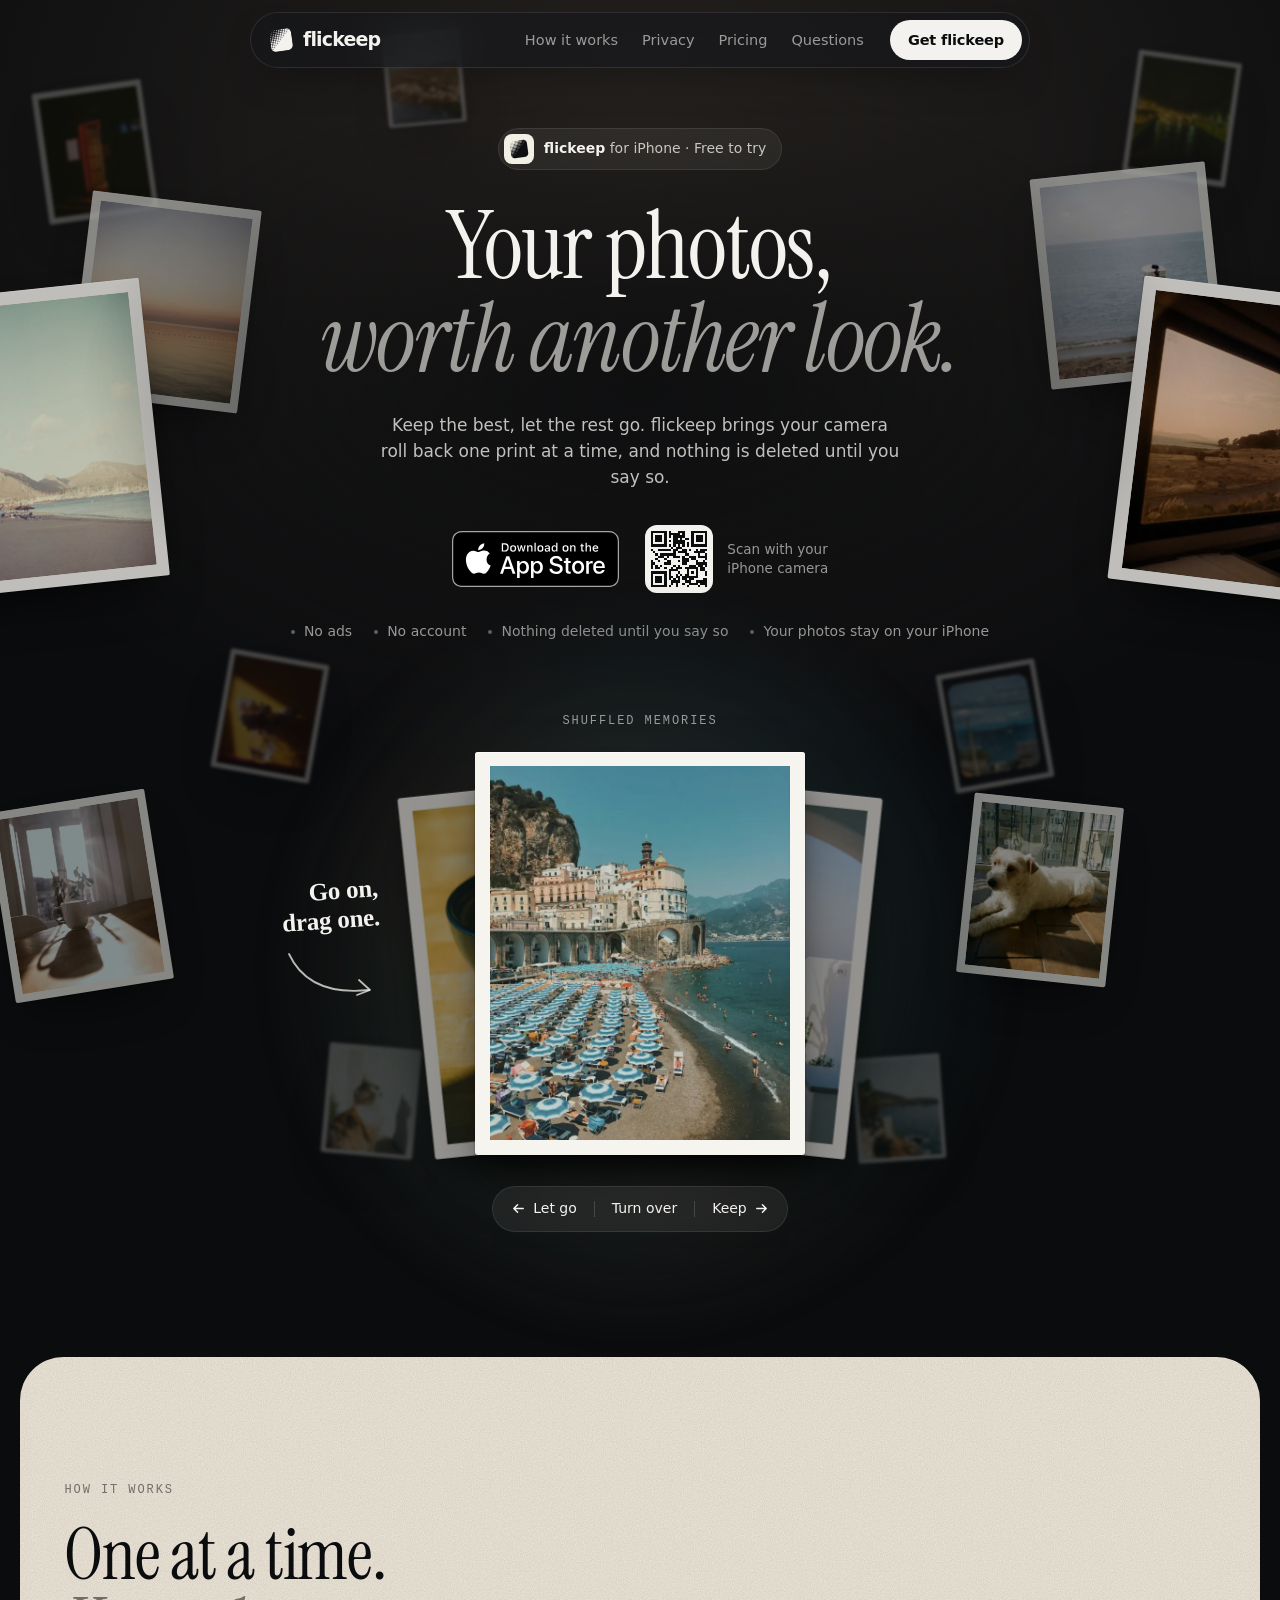
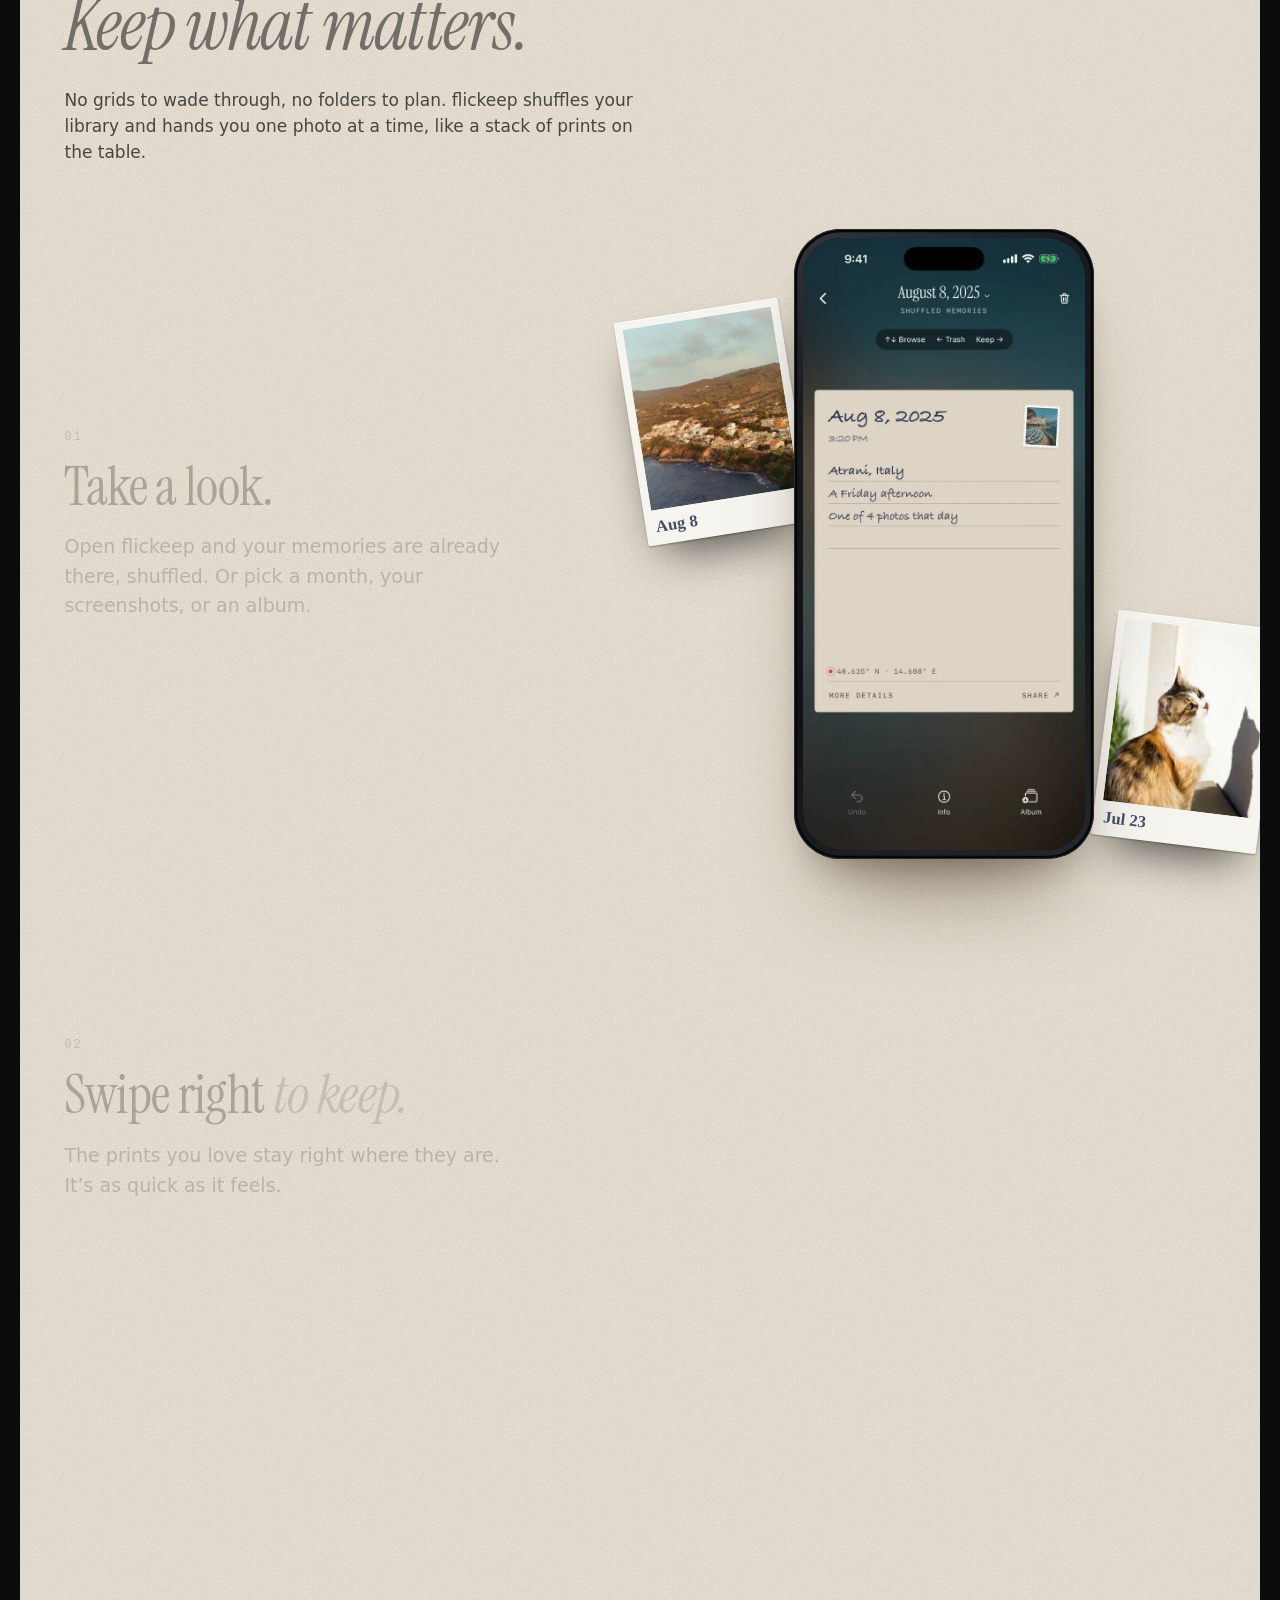
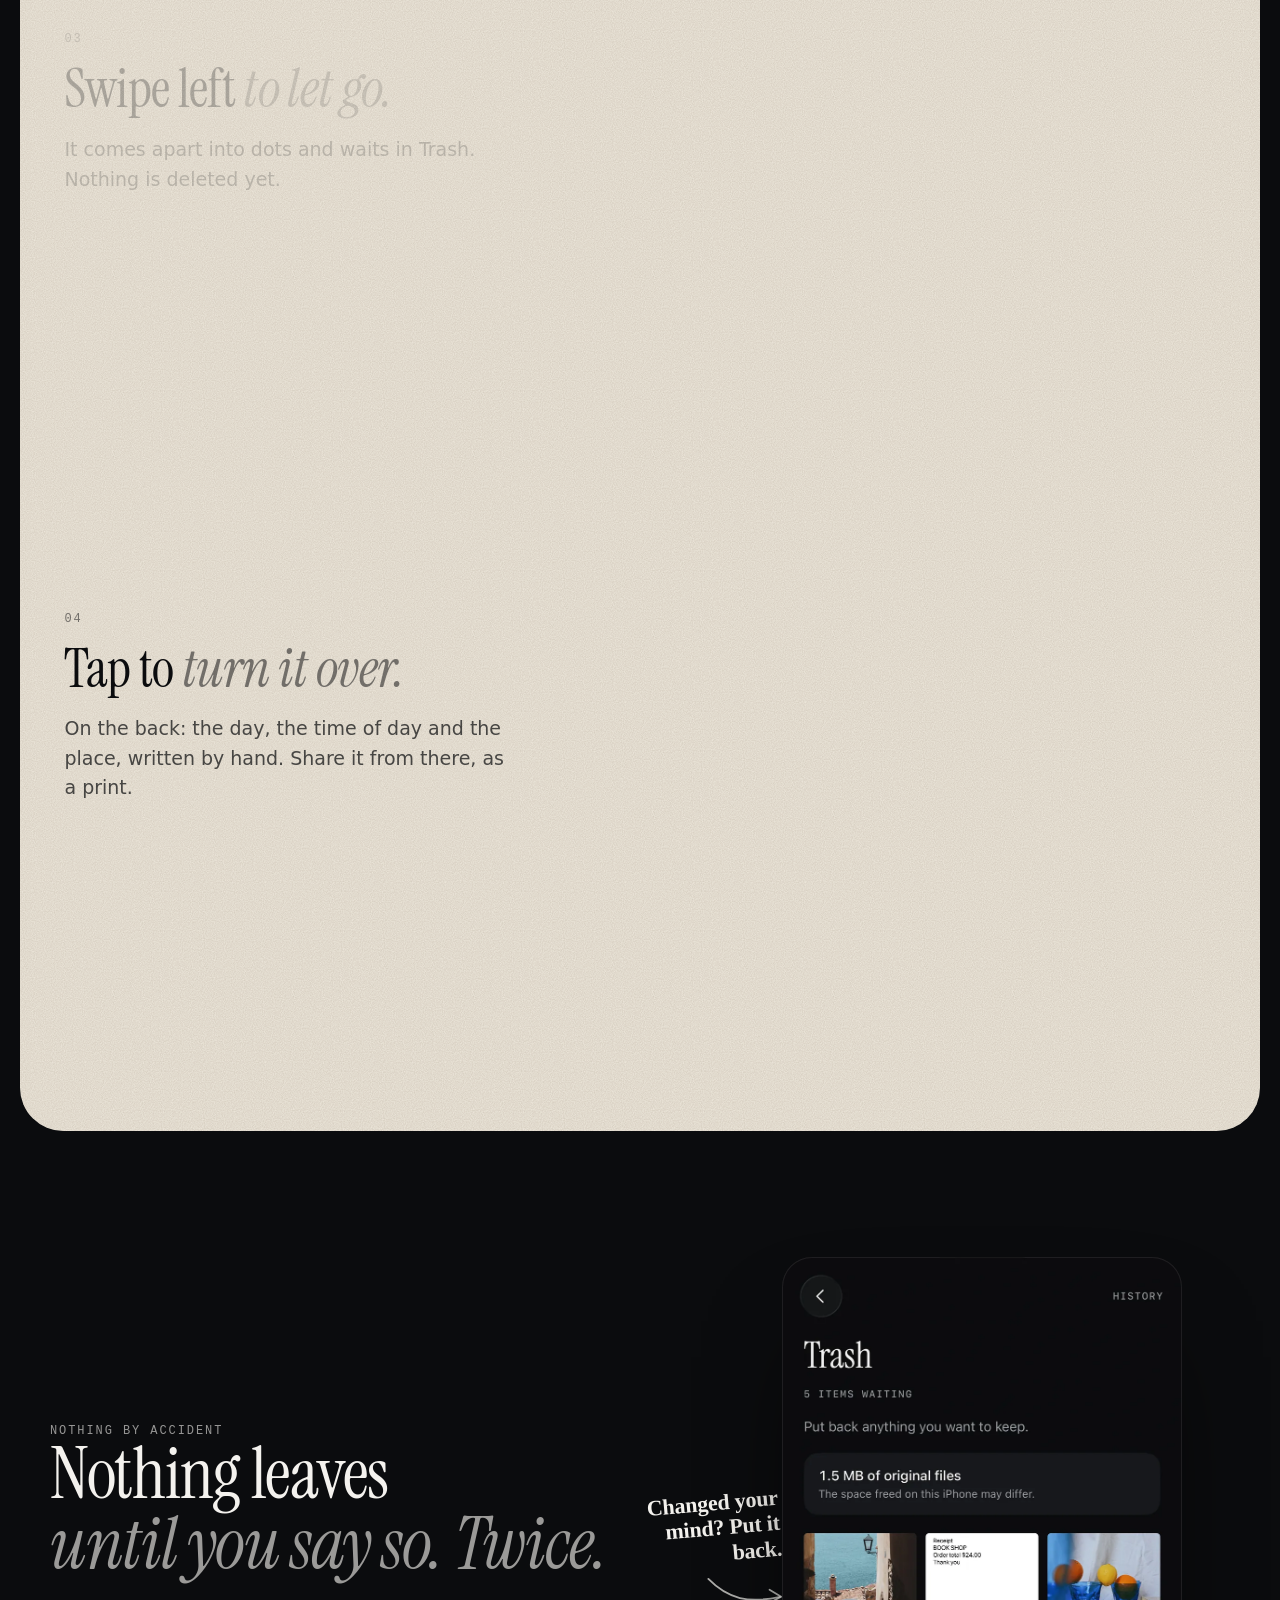
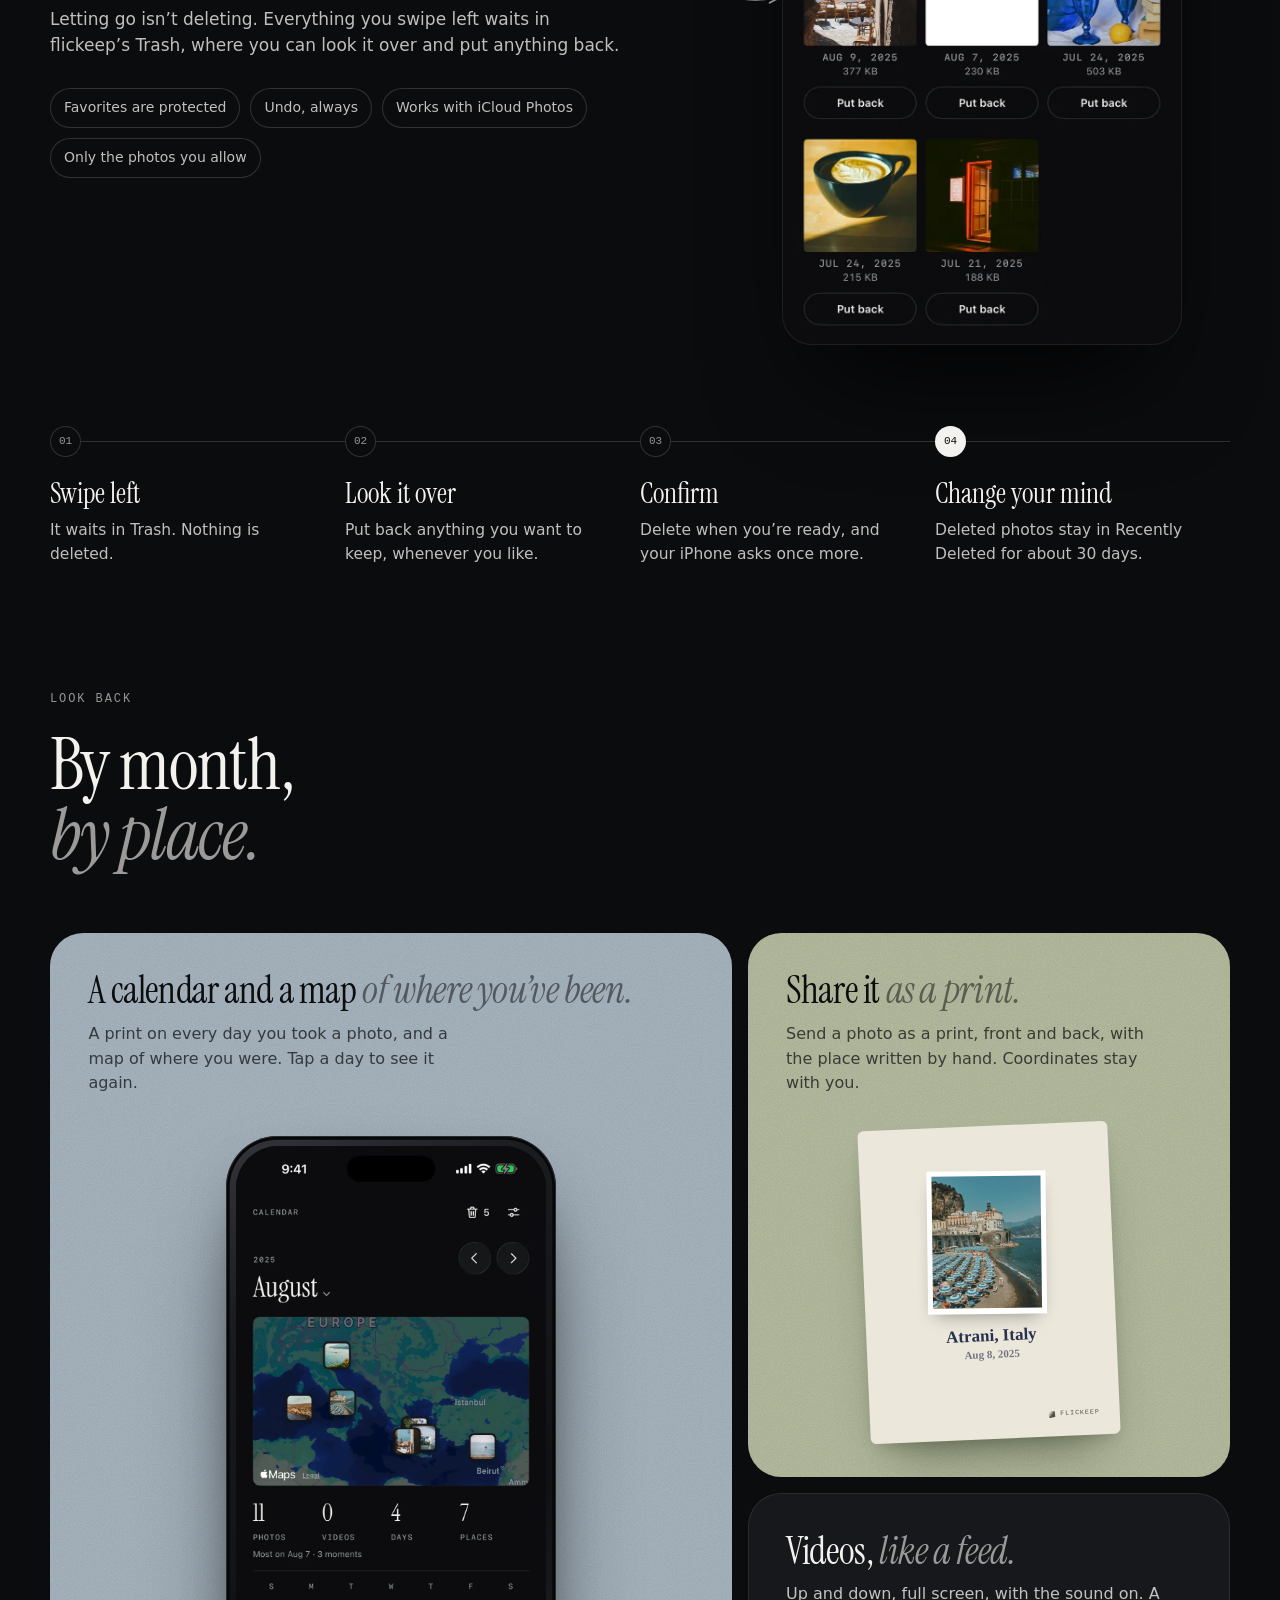
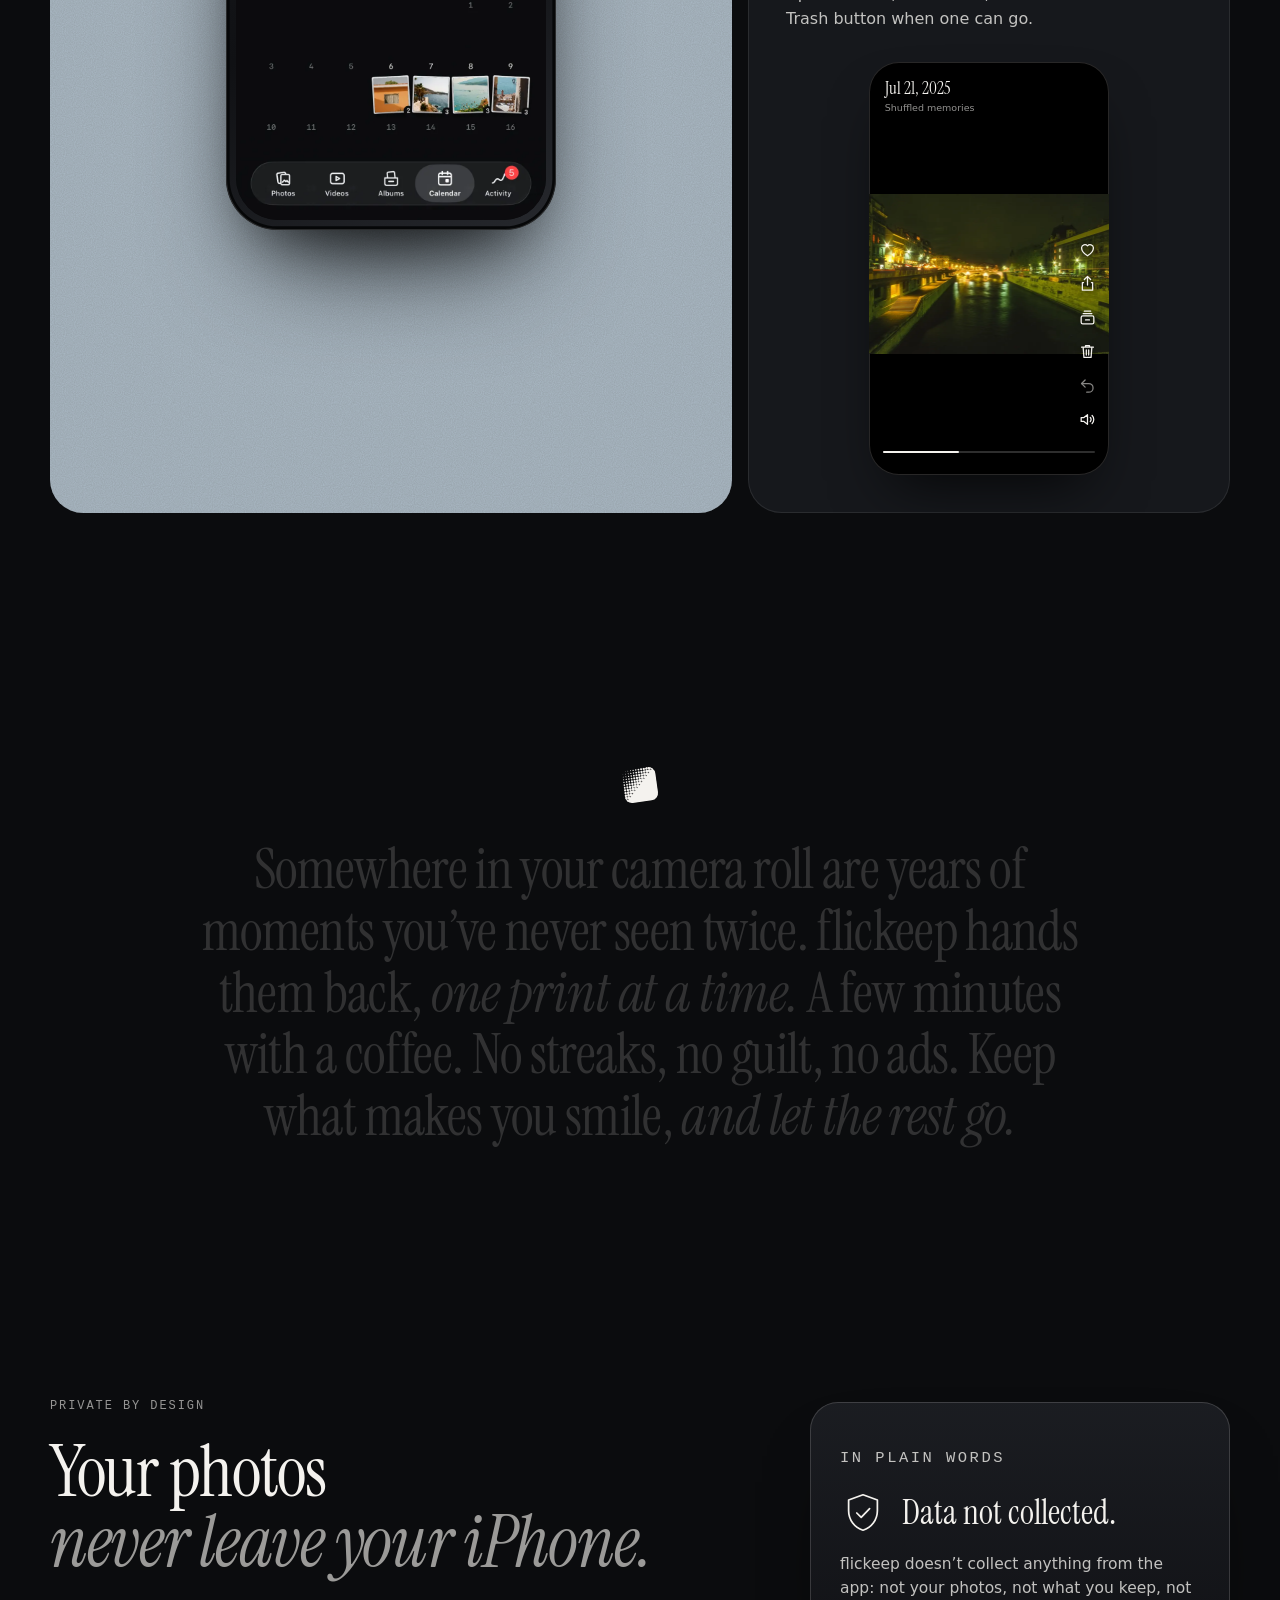
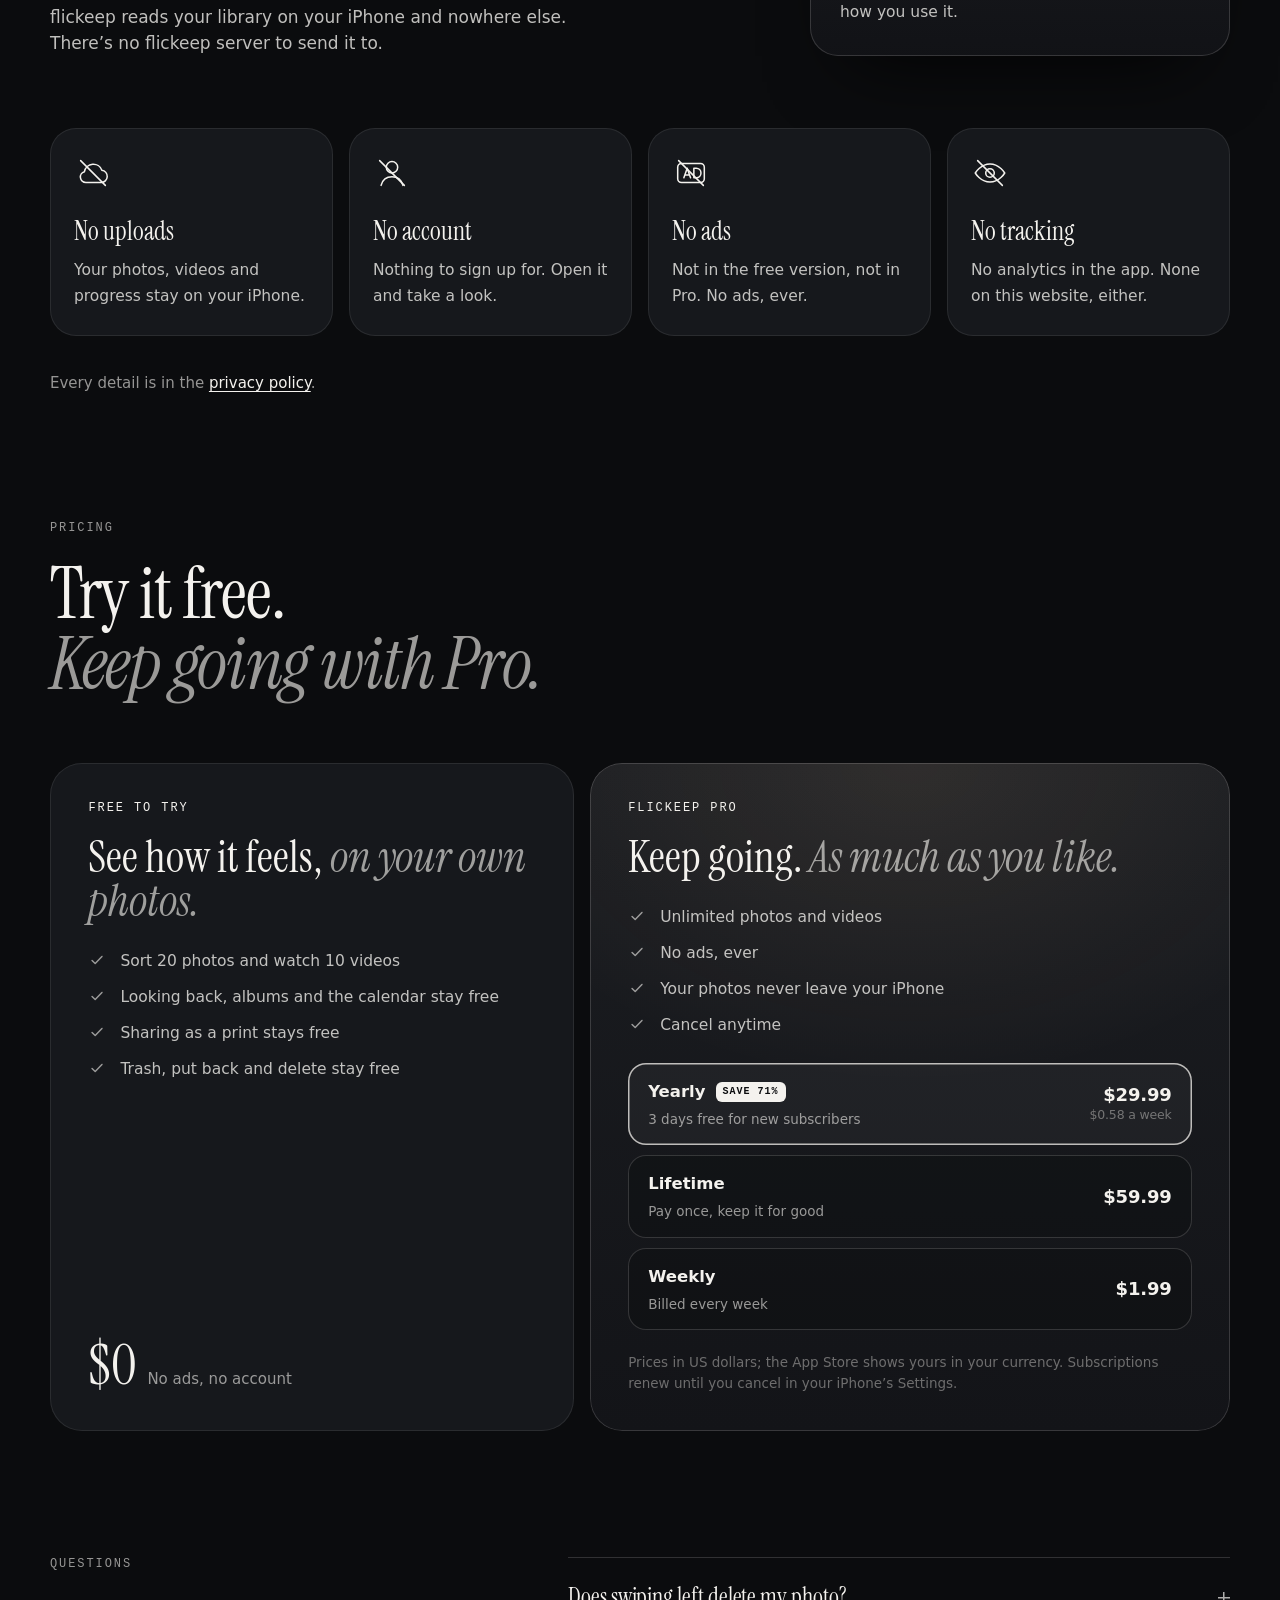
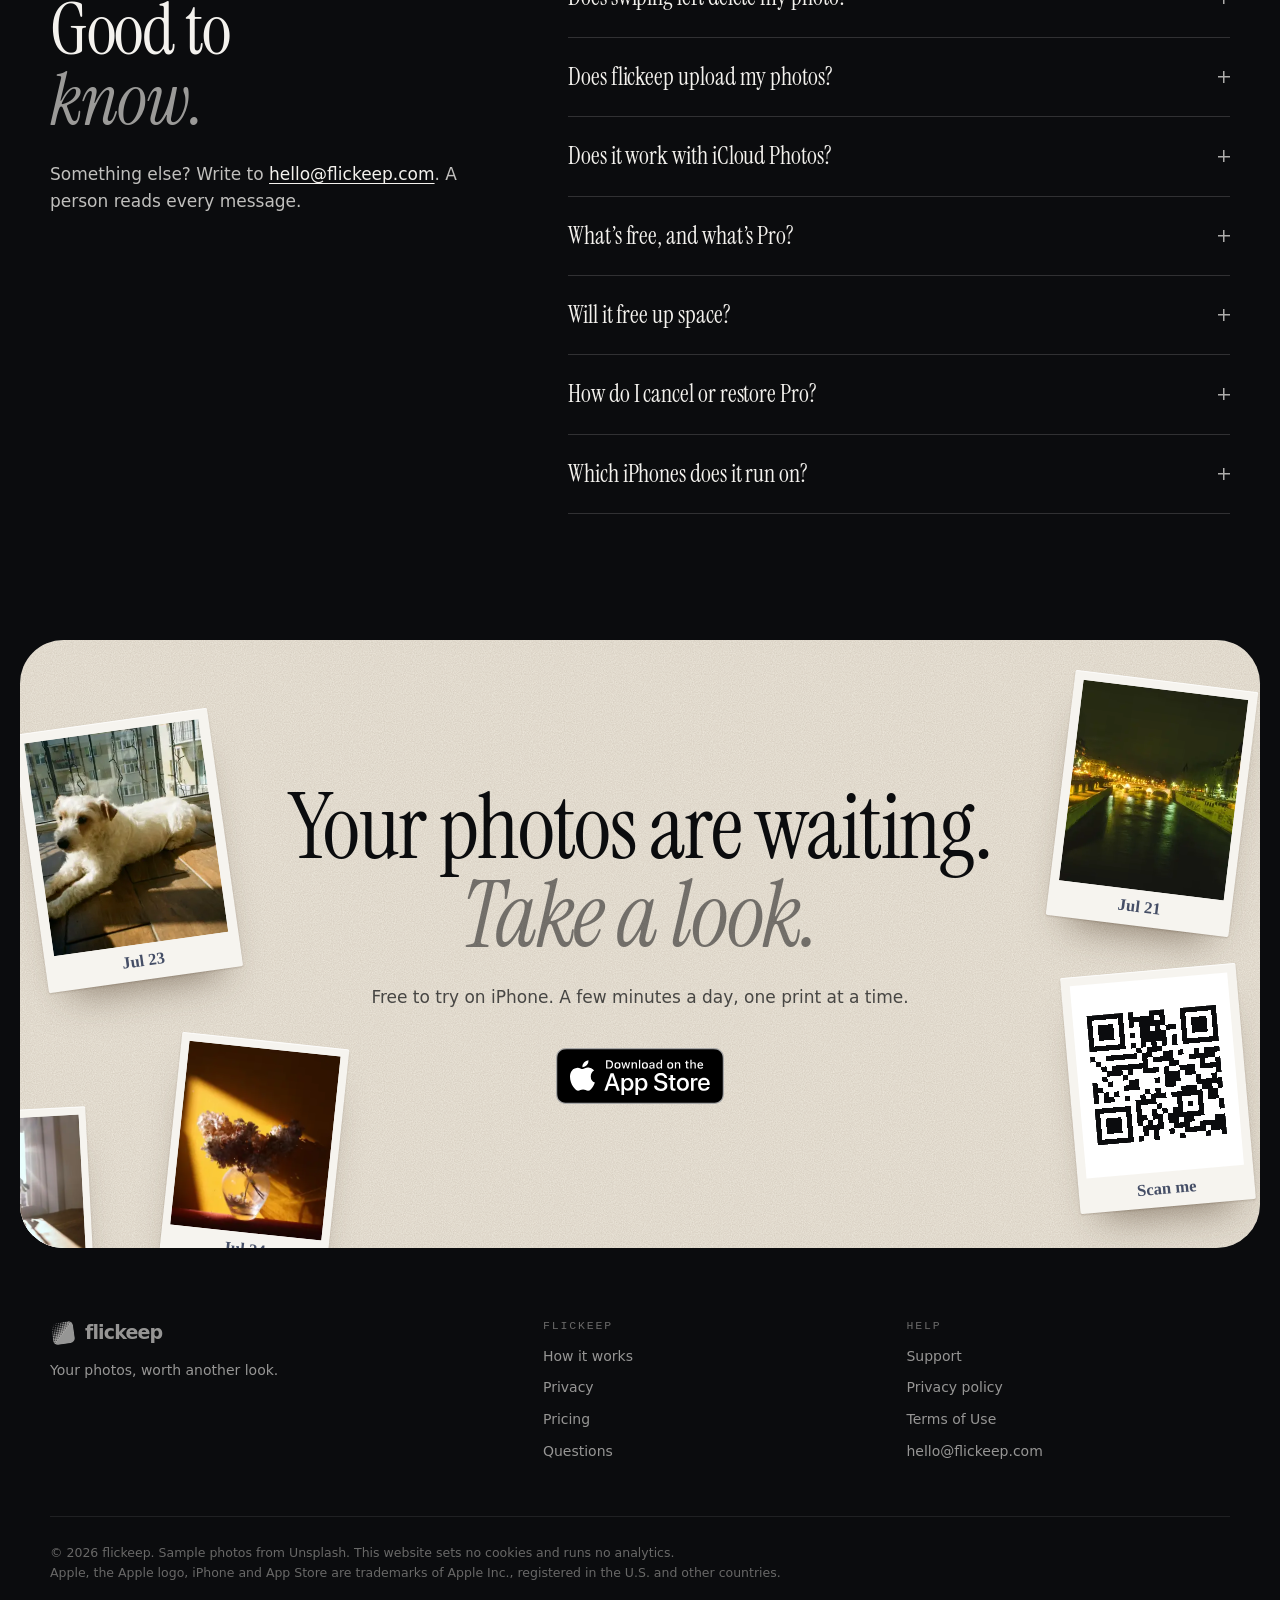
<file: index.html>
<!doctype html>
<html lang="en">
<head>
<meta charset="utf-8">
<meta name="viewport" content="width=device-width, initial-scale=1, viewport-fit=cover">
<title>Flickeep – Swipe Your Photos · Your photos, worth another look</title>
<meta name="description" content="Keep the best, let the rest go. flickeep for iPhone brings your camera roll back one photo at a time: swipe right to keep, left to let go. Nothing is deleted until you say so, and your photos never leave your iPhone.">
<link rel="canonical" href="https://flickeep.com/">
<meta name="theme-color" content="#0B0C0E">
<meta name="color-scheme" content="dark">
<meta property="og:type" content="website">
<meta property="og:site_name" content="flickeep">
<meta property="og:url" content="https://flickeep.com/">
<meta property="og:title" content="Flickeep · Your photos, worth another look">
<meta property="og:description" content="Keep the best, let the rest go. Swipe right to keep, left to let go, one photo at a time. Free to try on iPhone.">
<meta property="og:image" content="https://flickeep.com/og.jpg">
<meta property="og:image:width" content="1200">
<meta property="og:image:height" content="630">
<meta property="og:image:alt" content="Three photo prints fanned out on a dark table, next to the words: Your photos, worth another look.">
<meta name="twitter:card" content="summary_large_image">
<link rel="icon" href="/favicon.png" type="image/png">
<link rel="apple-touch-icon" href="/apple-touch-icon.png">
<link rel="preload" href="/fonts/InstrumentSerif-Regular.ttf" as="font" type="font/ttf" crossorigin>
<link rel="preload" href="/fonts/InstrumentSerif-Italic.ttf" as="font" type="font/ttf" crossorigin>
<meta name="apple-itunes-app" content="app-id=6816350944">
<script src="/assets/store.js"></script>
<link rel="stylesheet" href="/assets/site.css">
<script src="/assets/site.js" defer></script>
<script type="application/ld+json">{"@context":"https://schema.org","@type":"SoftwareApplication","name":"Flickeep – Swipe Your Photos","installUrl":"https://apps.apple.com/app/id6816350944","sameAs":"https://apps.apple.com/app/id6816350944","description":"Keep the best, let the rest go. A calm way to look back at your photos and keep the ones that matter.","operatingSystem":"iOS 18 or later","applicationCategory":"MultimediaApplication","offers":{"@type":"Offer","price":"0","priceCurrency":"USD"},"url":"https://flickeep.com/"}</script>
</head>
<body>
<!-- @symbols --><svg width="0" height="0" style="position:absolute" aria-hidden="true" focusable="false"><defs><clipPath id="mark-clip"><rect x="51" y="51" width="138" height="138" rx="30"/></clipPath><symbol id="mark" viewBox="38 38 164 164"><g transform="rotate(-8 120 120)" clip-path="url(#mark-clip)" fill="currentColor"><path d="M191.00 47.15L191.00 191.00L47.15 191.00Z"/><circle cx="56.5" cy="56.5" r="0.54"/><circle cx="56.5" cy="67.5" r="1.09"/><circle cx="56.5" cy="78.5" r="1.63"/><circle cx="56.5" cy="89.5" r="2.17"/><circle cx="56.5" cy="100.5" r="2.72"/><circle cx="56.5" cy="111.5" r="3.26"/><circle cx="56.5" cy="122.5" r="3.81"/><circle cx="56.5" cy="133.5" r="4.35"/><circle cx="56.5" cy="144.5" r="4.89"/><circle cx="56.5" cy="155.5" r="5.44"/><circle cx="56.5" cy="166.5" r="5.98"/><circle cx="56.5" cy="177.5" r="6.52"/><circle cx="67.5" cy="56.5" r="1.09"/><circle cx="67.5" cy="67.5" r="1.63"/><circle cx="67.5" cy="78.5" r="2.17"/><circle cx="67.5" cy="89.5" r="2.72"/><circle cx="67.5" cy="100.5" r="3.26"/><circle cx="67.5" cy="111.5" r="3.81"/><circle cx="67.5" cy="122.5" r="4.35"/><circle cx="67.5" cy="133.5" r="4.89"/><circle cx="67.5" cy="144.5" r="5.44"/><circle cx="67.5" cy="155.5" r="5.98"/><circle cx="67.5" cy="166.5" r="6.52"/><circle cx="78.5" cy="56.5" r="1.63"/><circle cx="78.5" cy="67.5" r="2.17"/><circle cx="78.5" cy="78.5" r="2.72"/><circle cx="78.5" cy="89.5" r="3.26"/><circle cx="78.5" cy="100.5" r="3.81"/><circle cx="78.5" cy="111.5" r="4.35"/><circle cx="78.5" cy="122.5" r="4.89"/><circle cx="78.5" cy="133.5" r="5.44"/><circle cx="78.5" cy="144.5" r="5.98"/><circle cx="78.5" cy="155.5" r="6.52"/><circle cx="89.5" cy="56.5" r="2.17"/><circle cx="89.5" cy="67.5" r="2.72"/><circle cx="89.5" cy="78.5" r="3.26"/><circle cx="89.5" cy="89.5" r="3.81"/><circle cx="89.5" cy="100.5" r="4.35"/><circle cx="89.5" cy="111.5" r="4.89"/><circle cx="89.5" cy="122.5" r="5.44"/><circle cx="89.5" cy="133.5" r="5.98"/><circle cx="89.5" cy="144.5" r="6.52"/><circle cx="100.5" cy="56.5" r="2.72"/><circle cx="100.5" cy="67.5" r="3.26"/><circle cx="100.5" cy="78.5" r="3.81"/><circle cx="100.5" cy="89.5" r="4.35"/><circle cx="100.5" cy="100.5" r="4.89"/><circle cx="100.5" cy="111.5" r="5.44"/><circle cx="100.5" cy="122.5" r="5.98"/><circle cx="100.5" cy="133.5" r="6.52"/><circle cx="111.5" cy="56.5" r="3.26"/><circle cx="111.5" cy="67.5" r="3.81"/><circle cx="111.5" cy="78.5" r="4.35"/><circle cx="111.5" cy="89.5" r="4.89"/><circle cx="111.5" cy="100.5" r="5.44"/><circle cx="111.5" cy="111.5" r="5.98"/><circle cx="111.5" cy="122.5" r="6.52"/><circle cx="122.5" cy="56.5" r="3.81"/><circle cx="122.5" cy="67.5" r="4.35"/><circle cx="122.5" cy="78.5" r="4.89"/><circle cx="122.5" cy="89.5" r="5.44"/><circle cx="122.5" cy="100.5" r="5.98"/><circle cx="122.5" cy="111.5" r="6.52"/><circle cx="133.5" cy="56.5" r="4.35"/><circle cx="133.5" cy="67.5" r="4.89"/><circle cx="133.5" cy="78.5" r="5.44"/><circle cx="133.5" cy="89.5" r="5.98"/><circle cx="133.5" cy="100.5" r="6.52"/><circle cx="144.5" cy="56.5" r="4.89"/><circle cx="144.5" cy="67.5" r="5.44"/><circle cx="144.5" cy="78.5" r="5.98"/><circle cx="144.5" cy="89.5" r="6.52"/><circle cx="155.5" cy="56.5" r="5.44"/><circle cx="155.5" cy="67.5" r="5.98"/><circle cx="155.5" cy="78.5" r="6.52"/><circle cx="166.5" cy="56.5" r="5.98"/><circle cx="166.5" cy="67.5" r="6.52"/><circle cx="177.5" cy="56.5" r="6.52"/></g></symbol></defs></svg><!-- /@symbols -->
<a class="skip" href="#main">Skip to content</a>

<!-- @nav -->
<header class="nav">
  <div class="nav-in">
    <a class="brand" href="/" aria-label="flickeep, home"><svg aria-hidden="true"><use href="#mark"/></svg><b>flickeep</b></a>
    <nav class="nav-links" aria-label="Site">
      <a href="/#how">How it works</a>
      <a href="/#privacy">Privacy</a>
      <a href="/#pricing">Pricing</a>
      <a href="/#faq">Questions</a>
    </nav>
    <a class="pill when-live" data-ct="nav" href="/get">Get flickeep</a>
    <span class="nav-soon when-soon">Coming soon</span>
  </div>
</header>
<!-- /@nav -->

<main id="main">

<!-- ————— Hero: prints on a dark table ————— -->
<section class="hero" aria-labelledby="hero-title">
  <div class="field" aria-hidden="true"><div class="fp m" data-d="0" style="--x:-600px;--y:150px;--w:110px;--r:-8deg;--t:13s;--td:-4s;--fx:7px;--fy:-9px;--fr:1.2deg;--mx0:-218px;--my0:66px;--mw:84px"><div class="float"><div class="pr " style=""><div class="ph"><img src="/img/p/s/night-door.webp" alt="" decoding="async"></div></div></div></div><div class="fp" data-d="1" style="--x:-560px;--y:360px;--w:170px;--r:7deg;--t:11s;--td:-7s;--fx:-6px;--fy:-11px;--fr:-1deg"><div class="float"><div class="pr " style=""><div class="ph"><img src="/img/p/s/dusk.webp" alt="" decoding="async"></div></div></div></div><div class="fp m" data-d="2" style="--x:-735px;--y:610px;--w:250px;--r:-6deg;--t:15s;--td:-2s;--fx:9px;--fy:-7px;--fr:0.8deg;--mx0:-250px;--my0:890px;--mw:130px"><div class="float"><div class="pr " style=""><div class="ph"><img src="/img/p/quiet-beach.webp" alt="" decoding="async"></div></div></div></div><div class="fp" data-d="0" style="--x:-420px;--y:720px;--w:100px;--r:10deg;--t:12s;--td:-9s;--fx:-8px;--fy:-12px;--fr:1.4deg"><div class="float"><div class="pr " style=""><div class="ph"><img src="/img/p/s/flower-light.webp" alt="" decoding="async"></div></div></div></div><div class="fp" data-d="1" style="--x:-640px;--y:960px;--w:160px;--r:-9deg;--t:14s;--td:-5s;--fx:5px;--fy:-10px;--fr:-1.1deg"><div class="float"><div class="pr " style=""><div class="ph"><img src="/img/p/s/morning-mug.webp" alt="" decoding="async"></div></div></div></div><div class="fp" data-d="0" style="--x:-315px;--y:1110px;--w:92px;--r:5deg;--t:16s;--td:-11s;--fx:-7px;--fy:-8px;--fr:0.9deg"><div class="float"><div class="pr " style=""><div class="ph"><img src="/img/p/s/cat-light.webp" alt="" decoding="async"></div></div></div></div><div class="fp" data-d="0" style="--x:-255px;--y:96px;--w:78px;--r:-5deg;--t:10s;--td:-3s;--fx:6px;--fy:-9px;--fr:-1.3deg"><div class="float"><div class="pr " style=""><div class="ph"><img src="/img/p/s/coast-town.webp" alt="" decoding="async"></div></div></div></div><div class="fp m" data-d="0" style="--x:490px;--y:120px;--w:104px;--r:8deg;--t:13s;--td:-4s;--fx:7px;--fy:-9px;--fr:1.2deg;--mx0:142px;--my0:84px;--mw:78px"><div class="float"><div class="pr " style=""><div class="ph"><img src="/img/p/s/seine-night.webp" alt="" decoding="async"></div></div></div></div><div class="fp m" data-d="1" style="--x:400px;--y:330px;--w:176px;--r:-6deg;--t:11s;--td:-7s;--fx:-6px;--fy:-11px;--fr:-1deg;--mx0:132px;--my0:700px;--mw:122px"><div class="float"><div class="pr " style=""><div class="ph"><img src="/img/p/s/calm-sea.webp" alt="" decoding="async"></div></div></div></div><div class="fp" data-d="2" style="--x:485px;--y:610px;--w:255px;--r:7deg;--t:15s;--td:-2s;--fx:9px;--fy:-7px;--fr:0.8deg"><div class="float"><div class="pr " style=""><div class="ph"><img src="/img/p/train-field.webp" alt="" decoding="async"></div></div></div></div><div class="fp" data-d="0" style="--x:305px;--y:730px;--w:100px;--r:-10deg;--t:12s;--td:-9s;--fx:-8px;--fy:-12px;--fr:1.4deg"><div class="float"><div class="pr " style=""><div class="ph"><img src="/img/p/s/lake-window.webp" alt="" decoding="async"></div></div></div></div><div class="fp m" data-d="1" style="--x:325px;--y:960px;--w:150px;--r:6deg;--t:14s;--td:-5s;--fx:5px;--fy:-10px;--fr:-1.1deg;--mx0:118px;--my0:1010px;--mw:100px"><div class="float"><div class="pr " style=""><div class="ph"><img src="/img/p/s/dog-sun.webp" alt="" decoding="async"></div></div></div></div><div class="fp" data-d="0" style="--x:215px;--y:1120px;--w:88px;--r:-4deg;--t:16s;--td:-11s;--fx:-7px;--fy:-8px;--fr:0.9deg"><div class="float"><div class="pr " style=""><div class="ph"><img src="/img/p/s/palm-coast.webp" alt="" decoding="async"></div></div></div></div></div>

  <div class="wrap">
    <div class="hero-copy">
      <p class="chip rv"><img src="/img/icon.webp" alt="" width="30" height="30"><span><b>flickeep</b> for iPhone · Free to try</span></p>
      <h1 id="hero-title" class="display dev">Your photos,<i>worth another look.</i></h1>
      <p class="lede rv" style="--rv:.35s">Keep the best, let the rest go. flickeep brings your camera roll back one print at a time, and nothing is deleted until you say so.</p>
      <div class="cta rv" style="--rv:.45s">
        <a class="badge when-live" data-ct="hero" href="/get"><img src="/img/app-store-badge.svg" width="168" height="56" alt="Download on the App Store"></a>
        <div class="qr when-live"><div class="qr-code"><svg role="img" aria-label="QR code for flickeep.com/get" xmlns="http://www.w3.org/2000/svg" viewBox="0 0 25 25" shape-rendering="crispEdges"><path fill="currentColor" d="M0 0h1v1h-1zM1 0h1v1h-1zM2 0h1v1h-1zM3 0h1v1h-1zM4 0h1v1h-1zM5 0h1v1h-1zM6 0h1v1h-1zM8 0h1v1h-1zM12 0h1v1h-1zM13 0h1v1h-1zM14 0h1v1h-1zM18 0h1v1h-1zM19 0h1v1h-1zM20 0h1v1h-1zM21 0h1v1h-1zM22 0h1v1h-1zM23 0h1v1h-1zM24 0h1v1h-1zM0 1h1v1h-1zM6 1h1v1h-1zM8 1h1v1h-1zM9 1h1v1h-1zM10 1h1v1h-1zM11 1h1v1h-1zM12 1h1v1h-1zM14 1h1v1h-1zM18 1h1v1h-1zM24 1h1v1h-1zM0 2h1v1h-1zM2 2h1v1h-1zM3 2h1v1h-1zM4 2h1v1h-1zM6 2h1v1h-1zM8 2h1v1h-1zM10 2h1v1h-1zM11 2h1v1h-1zM12 2h1v1h-1zM13 2h1v1h-1zM14 2h1v1h-1zM18 2h1v1h-1zM20 2h1v1h-1zM21 2h1v1h-1zM22 2h1v1h-1zM24 2h1v1h-1zM0 3h1v1h-1zM2 3h1v1h-1zM3 3h1v1h-1zM4 3h1v1h-1zM6 3h1v1h-1zM10 3h1v1h-1zM11 3h1v1h-1zM13 3h1v1h-1zM15 3h1v1h-1zM16 3h1v1h-1zM18 3h1v1h-1zM20 3h1v1h-1zM21 3h1v1h-1zM22 3h1v1h-1zM24 3h1v1h-1zM0 4h1v1h-1zM2 4h1v1h-1zM3 4h1v1h-1zM4 4h1v1h-1zM6 4h1v1h-1zM8 4h1v1h-1zM10 4h1v1h-1zM11 4h1v1h-1zM12 4h1v1h-1zM13 4h1v1h-1zM14 4h1v1h-1zM18 4h1v1h-1zM20 4h1v1h-1zM21 4h1v1h-1zM22 4h1v1h-1zM24 4h1v1h-1zM0 5h1v1h-1zM6 5h1v1h-1zM10 5h1v1h-1zM11 5h1v1h-1zM12 5h1v1h-1zM13 5h1v1h-1zM14 5h1v1h-1zM16 5h1v1h-1zM18 5h1v1h-1zM24 5h1v1h-1zM0 6h1v1h-1zM1 6h1v1h-1zM2 6h1v1h-1zM3 6h1v1h-1zM4 6h1v1h-1zM5 6h1v1h-1zM6 6h1v1h-1zM8 6h1v1h-1zM10 6h1v1h-1zM12 6h1v1h-1zM14 6h1v1h-1zM16 6h1v1h-1zM18 6h1v1h-1zM19 6h1v1h-1zM20 6h1v1h-1zM21 6h1v1h-1zM22 6h1v1h-1zM23 6h1v1h-1zM24 6h1v1h-1zM9 7h1v1h-1zM11 7h1v1h-1zM12 7h1v1h-1zM13 7h1v1h-1zM0 8h1v1h-1zM3 8h1v1h-1zM4 8h1v1h-1zM5 8h1v1h-1zM6 8h1v1h-1zM7 8h1v1h-1zM8 8h1v1h-1zM10 8h1v1h-1zM11 8h1v1h-1zM14 8h1v1h-1zM15 8h1v1h-1zM17 8h1v1h-1zM20 8h1v1h-1zM22 8h1v1h-1zM23 8h1v1h-1zM24 8h1v1h-1zM1 9h1v1h-1zM10 9h1v1h-1zM12 9h1v1h-1zM13 9h1v1h-1zM14 9h1v1h-1zM15 9h1v1h-1zM19 9h1v1h-1zM20 9h1v1h-1zM21 9h1v1h-1zM22 9h1v1h-1zM23 9h1v1h-1zM2 10h1v1h-1zM4 10h1v1h-1zM5 10h1v1h-1zM6 10h1v1h-1zM7 10h1v1h-1zM8 10h1v1h-1zM9 10h1v1h-1zM10 10h1v1h-1zM15 10h1v1h-1zM16 10h1v1h-1zM21 10h1v1h-1zM24 10h1v1h-1zM3 11h1v1h-1zM4 11h1v1h-1zM5 11h1v1h-1zM7 11h1v1h-1zM10 11h1v1h-1zM11 11h1v1h-1zM12 11h1v1h-1zM14 11h1v1h-1zM17 11h1v1h-1zM18 11h1v1h-1zM19 11h1v1h-1zM21 11h1v1h-1zM22 11h1v1h-1zM23 11h1v1h-1zM24 11h1v1h-1zM2 12h1v1h-1zM6 12h1v1h-1zM14 12h1v1h-1zM15 12h1v1h-1zM16 12h1v1h-1zM18 12h1v1h-1zM19 12h1v1h-1zM24 12h1v1h-1zM0 13h1v1h-1zM3 13h1v1h-1zM7 13h1v1h-1zM8 13h1v1h-1zM12 13h1v1h-1zM14 13h1v1h-1zM15 13h1v1h-1zM16 13h1v1h-1zM20 13h1v1h-1zM23 13h1v1h-1zM0 14h1v1h-1zM1 14h1v1h-1zM6 14h1v1h-1zM7 14h1v1h-1zM8 14h1v1h-1zM14 14h1v1h-1zM15 14h1v1h-1zM20 14h1v1h-1zM21 14h1v1h-1zM22 14h1v1h-1zM23 14h1v1h-1zM24 14h1v1h-1zM0 15h1v1h-1zM2 15h1v1h-1zM4 15h1v1h-1zM10 15h1v1h-1zM12 15h1v1h-1zM17 15h1v1h-1zM18 15h1v1h-1zM19 15h1v1h-1zM21 15h1v1h-1zM22 15h1v1h-1zM24 15h1v1h-1zM0 16h1v1h-1zM2 16h1v1h-1zM3 16h1v1h-1zM6 16h1v1h-1zM9 16h1v1h-1zM11 16h1v1h-1zM12 16h1v1h-1zM13 16h1v1h-1zM15 16h1v1h-1zM16 16h1v1h-1zM17 16h1v1h-1zM18 16h1v1h-1zM19 16h1v1h-1zM20 16h1v1h-1zM22 16h1v1h-1zM23 16h1v1h-1zM8 17h1v1h-1zM9 17h1v1h-1zM10 17h1v1h-1zM11 17h1v1h-1zM16 17h1v1h-1zM20 17h1v1h-1zM22 17h1v1h-1zM23 17h1v1h-1zM0 18h1v1h-1zM1 18h1v1h-1zM2 18h1v1h-1zM3 18h1v1h-1zM4 18h1v1h-1zM5 18h1v1h-1zM6 18h1v1h-1zM8 18h1v1h-1zM12 18h1v1h-1zM16 18h1v1h-1zM18 18h1v1h-1zM20 18h1v1h-1zM24 18h1v1h-1zM0 19h1v1h-1zM6 19h1v1h-1zM8 19h1v1h-1zM11 19h1v1h-1zM13 19h1v1h-1zM15 19h1v1h-1zM16 19h1v1h-1zM20 19h1v1h-1zM24 19h1v1h-1zM0 20h1v1h-1zM2 20h1v1h-1zM3 20h1v1h-1zM4 20h1v1h-1zM6 20h1v1h-1zM8 20h1v1h-1zM9 20h1v1h-1zM11 20h1v1h-1zM12 20h1v1h-1zM14 20h1v1h-1zM15 20h1v1h-1zM16 20h1v1h-1zM17 20h1v1h-1zM18 20h1v1h-1zM19 20h1v1h-1zM20 20h1v1h-1zM0 21h1v1h-1zM2 21h1v1h-1zM3 21h1v1h-1zM4 21h1v1h-1zM6 21h1v1h-1zM8 21h1v1h-1zM10 21h1v1h-1zM12 21h1v1h-1zM14 21h1v1h-1zM15 21h1v1h-1zM17 21h1v1h-1zM18 21h1v1h-1zM23 21h1v1h-1zM24 21h1v1h-1zM0 22h1v1h-1zM2 22h1v1h-1zM3 22h1v1h-1zM4 22h1v1h-1zM6 22h1v1h-1zM9 22h1v1h-1zM10 22h1v1h-1zM11 22h1v1h-1zM12 22h1v1h-1zM15 22h1v1h-1zM16 22h1v1h-1zM17 22h1v1h-1zM20 22h1v1h-1zM21 22h1v1h-1zM22 22h1v1h-1zM23 22h1v1h-1zM24 22h1v1h-1zM0 23h1v1h-1zM6 23h1v1h-1zM9 23h1v1h-1zM11 23h1v1h-1zM14 23h1v1h-1zM17 23h1v1h-1zM18 23h1v1h-1zM19 23h1v1h-1zM20 23h1v1h-1zM22 23h1v1h-1zM23 23h1v1h-1zM24 23h1v1h-1zM0 24h1v1h-1zM1 24h1v1h-1zM2 24h1v1h-1zM3 24h1v1h-1zM4 24h1v1h-1zM5 24h1v1h-1zM6 24h1v1h-1zM8 24h1v1h-1zM11 24h1v1h-1zM16 24h1v1h-1zM21 24h1v1h-1zM24 24h1v1h-1z"/></svg></div><span>Scan with your<br>iPhone camera</span></div>
        <div class="soon-box when-soon">
          <span class="pill big quiet">Coming soon to the App Store</span>
          <p>Want a note when it’s out? <a href="mailto:hello@flickeep.com?subject=Tell%20me%20when%20flickeep%20is%20out">hello@flickeep.com</a></p>
        </div>
      </div>
      <ul class="facts rv" style="--rv:.55s">
        <li>No ads</li>
        <li>No account</li>
        <li>Nothing deleted until you say so</li>
        <li>Your photos stay on your iPhone</li>
      </ul>
    </div>

    <div class="deck" data-deck>
      <div class="deck-field" aria-hidden="true"><i></i><i></i></div>
      <p class="kicker deck-kicker">Shuffled memories</p>
      <div class="nudge-note" aria-hidden="true">
        <span class="hand">Go on,<br>drag one.</span>
        <svg viewBox="0 0 96 56" fill="none" stroke="currentColor" stroke-width="1.8" stroke-linecap="round" stroke-linejoin="round"><path d="M6 8c14 30 42 40 80 36"/><path d="M76 34l11 10-13 5"/></svg>
      </div>
      <div class="stack" tabindex="0" aria-label="Sample prints to try. Right arrow keeps, left arrow lets go, Enter turns a print over." aria-describedby="deck-help"></div>
      <noscript><img src="/img/screens/home.webp" alt="flickeep's home screen: three prints of shuffled memories" style="width:260px;border-radius:30px"></noscript>
      <div class="deck-under">
        <div class="deck-tools" role="group" aria-label="Try it">
          <button type="button" data-act="go"><svg viewBox="0 0 16 16" fill="none" stroke="currentColor" stroke-width="1.6" stroke-linecap="round" stroke-linejoin="round" aria-hidden="true"><path d="M13 8H3M7 4 3 8l4 4"/></svg>Let go</button>
          <span class="sep" aria-hidden="true"></span>
          <button type="button" data-act="turn">Turn over</button>
          <span class="sep" aria-hidden="true"></span>
          <button type="button" data-act="keep">Keep<svg viewBox="0 0 16 16" fill="none" stroke="currentColor" stroke-width="1.6" stroke-linecap="round" stroke-linejoin="round" aria-hidden="true"><path d="M3 8h10M9 4l4 4-4 4"/></svg></button>
        </div>
        <span class="verdict keep" aria-hidden="true">Keep</span>
        <span class="verdict go" aria-hidden="true">Let go</span>
      </div>
      <p class="deck-tally" aria-hidden="true"></p>
      <p class="sr" id="deck-help">Try it: drag a print right to keep it or left to let it go, or tap it to turn it over.</p>
      <p class="sr" aria-live="polite" data-live></p>
    </div>
  </div>
</section>

<!-- ————— How it works, on a sheet of paper ————— -->
<section class="sheet" id="how" aria-labelledby="how-title">
  <div class="section wrap">
    <div class="section-head">
      <p class="kicker rv">How it works</p>
      <h2 id="how-title" class="display rv">One at a time.<br><i>Keep what matters.</i></h2>
      <p class="lede rv">No grids to wade through, no folders to plan. flickeep shuffles your library and hands you one photo at a time, like a stack of prints on the table.</p>
    </div>
    <div class="story">
      <ol class="steps">
        <li class="step">
          <figure class="phone"><div class="screen"><video muted playsinline loop preload="none" poster="/media/intro.webp" data-src="/media/intro.mp4" aria-hidden="true"></video></div></figure>
          <span class="step-n">01</span>
          <h3>Take a look.</h3>
          <p>Open flickeep and your memories are already there, shuffled. Or pick a month, your screenshots, or an album.</p>
        </li>
        <li class="step">
          <figure class="phone"><div class="screen"><video muted playsinline loop preload="none" poster="/media/keep.webp" data-src="/media/keep.mp4" aria-hidden="true"></video></div></figure>
          <span class="step-n">02</span>
          <h3>Swipe right <i>to keep.</i></h3>
          <p>The prints you love stay right where they are. It’s as quick as it feels.</p>
        </li>
        <li class="step">
          <figure class="phone"><div class="screen"><video muted playsinline loop preload="none" poster="/media/letgo.webp" data-src="/media/letgo.mp4" aria-hidden="true"></video></div></figure>
          <span class="step-n">03</span>
          <h3>Swipe left <i>to let go.</i></h3>
          <p>It comes apart into dots and waits in Trash. Nothing is deleted yet.</p>
        </li>
        <li class="step">
          <figure class="phone"><div class="screen"><video muted playsinline loop preload="none" poster="/media/flip.webp" data-src="/media/flip.mp4" aria-hidden="true"></video></div></figure>
          <span class="step-n">04</span>
          <h3>Tap to <i>turn it over.</i></h3>
          <p>On the back: the day, the time of day and the place, written by hand. Share it from there, as a print.</p>
        </li>
      </ol>
      <div class="story-side" aria-hidden="true">
        <div class="tuck a pr" style="transform:rotate(var(--r))"><div class="ph"><img src="/img/p/s/coast-town.webp" alt="" loading="lazy"></div><span class="jot">Aug 8</span></div>
        <div class="tuck b pr" style="transform:rotate(var(--r))"><div class="ph"><img src="/img/p/s/cat-light.webp" alt="" loading="lazy"></div><span class="jot">Jul 23</span></div>
        <figure class="phone"><div class="screen">
          <video muted playsinline loop preload="none" poster="/media/intro.webp" data-src="/media/intro.mp4"></video>
          <video muted playsinline loop preload="none" poster="/media/keep.webp" data-src="/media/keep.mp4"></video>
          <video muted playsinline loop preload="none" poster="/media/letgo.webp" data-src="/media/letgo.mp4"></video>
          <video muted playsinline loop preload="none" poster="/media/flip.webp" data-src="/media/flip.mp4"></video>
        </div></figure>
      </div>
      <div class="pager" aria-hidden="true"></div>
    </div>
  </div>
</section>

<!-- ————— Nothing by accident ————— -->
<section class="section" id="safe" aria-labelledby="safe-title">
  <div class="wrap">
    <div class="safe-grid">
      <div>
        <p class="kicker rv">Nothing by accident</p>
        <h2 id="safe-title" class="display rv">Nothing leaves<br><i>until you say so. Twice.</i></h2>
        <p class="lede rv" style="margin-top:26px">Letting go isn’t deleting. Everything you swipe left waits in flickeep’s Trash, where you can look it over and put anything back.</p>
        <ul class="chips rv">
          <li>Favorites are protected</li>
          <li>Undo, always</li>
          <li>Works with iCloud Photos</li>
          <li>Only the photos you allow</li>
        </ul>
      </div>
      <figure class="shot-wrap rv">
        <div class="hand" aria-hidden="true">Changed your<br>mind? Put it back.<svg viewBox="0 0 80 40" fill="none" stroke="currentColor" stroke-width="1.8" stroke-linecap="round" stroke-linejoin="round"><path d="M4 6c18 22 38 28 70 24"/><path d="M64 22l11 8-12 5"/></svg></div>
        <div class="shot"><img src="/img/screens/trash.webp" alt="flickeep's Trash: five items waiting, each with a Put back button" loading="lazy" width="860" height="1479"></div>
      </figure>
    </div>
    <ol class="flow">
      <li class="rv"><b>01</b><h3>Swipe left</h3><p>It waits in Trash. Nothing is deleted.</p></li>
      <li class="rv" style="--rv:.08s"><b>02</b><h3>Look it over</h3><p>Put back anything you want to keep, whenever you like.</p></li>
      <li class="rv" style="--rv:.16s"><b>03</b><h3>Confirm</h3><p>Delete when you’re ready, and your iPhone asks once more.</p></li>
      <li class="rv" style="--rv:.24s"><b>04</b><h3>Change your mind</h3><p>Deleted photos stay in Recently Deleted for about 30 days.</p></li>
    </ol>
  </div>
</section>

<!-- ————— Look back ————— -->
<section class="section" id="look" aria-labelledby="look-title" style="padding-top:0">
  <div class="wrap">
    <div class="section-head">
      <p class="kicker rv">Look back</p>
      <h2 id="look-title" class="display rv">By month,<br><i>by place.</i></h2>
    </div>
    <div class="bento">
      <article class="tile tile-cal rv">
        <h3>A calendar and a map <i>of where you’ve been.</i></h3>
        <p>A print on every day you took a photo, and a map of where you were. Tap a day to see it again.</p>
        <figure class="phone"><div class="screen"><img src="/img/screens/calendar.webp" alt="flickeep's Calendar: August on a map of the Mediterranean, with 11 photos over 4 days in 7 places" loading="lazy" width="860" height="1868"></div></figure>
      </article>
      <article class="tile tile-share rv" style="--rv:.08s">
        <h3>Share it <i>as a print.</i></h3>
        <p>Send a photo as a print, front and back, with the place written by hand. Coordinates stay with you.</p>
        <div class="tile-art">
          <div class="share-art" aria-hidden="true">
            <div class="p"><img src="/img/p/beach-umbrellas.webp" alt="" loading="lazy"></div>
            <span class="place">Atrani, Italy</span>
            <span class="date">Aug 8, 2025</span>
            <span class="sig"><svg><use href="#mark"/></svg>FLICKEEP</span>
          </div>
        </div>
      </article>
      <article class="tile tile-feed rv" style="--rv:.16s">
        <h3>Videos, <i>like a feed.</i></h3>
        <p>Up and down, full screen, with the sound on. A Trash button when one can go.</p>
        <div class="tile-art">
          <div class="feed-art" aria-hidden="true">
            <div class="v" style="background-image:url(/img/p/seine-night.webp)"></div>
            <div class="head"><b>Jul 21, 2025</b><small>Shuffled memories</small></div>
            <div class="icons">
              <svg viewBox="0 0 24 24" fill="none" stroke="currentColor" stroke-width="1.6" stroke-linejoin="round"><path d="M12 20s-7.5-4.6-7.5-10.2A4.3 4.3 0 0 1 12 7.4a4.3 4.3 0 0 1 7.5 2.4C19.5 15.4 12 20 12 20Z"/></svg>
              <svg viewBox="0 0 24 24" fill="none" stroke="currentColor" stroke-width="1.6" stroke-linecap="round" stroke-linejoin="round"><path d="M12 3v11M8 7l4-4 4 4M7 11H5.5v9.5h13V11H17"/></svg>
              <svg viewBox="0 0 24 24" fill="none" stroke="currentColor" stroke-width="1.6" stroke-linecap="round" stroke-linejoin="round"><path d="M8 4h8M6.5 7h11"/><rect x="4" y="10" width="16" height="10" rx="2"/><path d="M9.5 15h5"/></svg>
              <svg viewBox="0 0 24 24" fill="none" stroke="currentColor" stroke-width="1.6" stroke-linecap="round" stroke-linejoin="round"><path d="M4.5 6.5h15M9.5 6.5V4.5h5v2M6.5 6.5l1 13h9l1-13M10.5 10v6.5M13.5 10v6.5"/></svg>
              <svg viewBox="0 0 24 24" fill="none" stroke="currentColor" stroke-width="1.6" stroke-linecap="round" stroke-linejoin="round" opacity=".55"><path d="M9 14 4.5 9.5 9 5"/><path d="M4.5 9.5h9a5.5 5.5 0 0 1 0 11H11"/></svg>
              <svg viewBox="0 0 24 24" fill="none" stroke="currentColor" stroke-width="1.6" stroke-linecap="round" stroke-linejoin="round"><path d="M4 9.5v5h3.5L12 18V6L7.5 9.5H4Z"/><path d="M15.5 9.5a3.5 3.5 0 0 1 0 5M17.8 7a7 7 0 0 1 0 10"/></svg>
            </div>
            <div class="line"></div>
          </div>
        </div>
      </article>
    </div>
  </div>
</section>

<!-- ————— A few words ————— -->
<section class="section words" aria-label="Why flickeep">
  <div class="wrap">
    <svg class="mk" aria-hidden="true"><use href="#mark"/></svg>
    <p>Somewhere in your camera roll are years of moments you’ve never seen twice. flickeep hands them back, <i>one print at a time.</i> A few minutes with a coffee. No streaks, no guilt, no ads. Keep what makes you smile, <i>and let the rest go.</i></p>
  </div>
</section>

<!-- ————— Private ————— -->
<section class="section private" id="privacy" aria-labelledby="privacy-title">
  <div class="wrap">
    <div class="private-grid">
      <div class="section-head">
        <p class="kicker rv">Private by design</p>
        <h2 id="privacy-title" class="display rv">Your photos<br><i>never leave your iPhone.</i></h2>
        <p class="lede rv">flickeep reads your library on your iPhone and nowhere else. There’s no flickeep server to send it to.</p>
      </div>
      <div class="label rv" style="--rv:.1s">
        <p class="kicker">In plain words</p>
        <div class="label-row">
          <svg viewBox="0 0 48 48" fill="none" stroke="currentColor" stroke-width="1.8" stroke-linecap="round" stroke-linejoin="round" aria-hidden="true"><path d="M24 5 9 10.5v11.2c0 9.6 6.3 17.6 15 20.3 8.7-2.7 15-10.7 15-20.3V10.5L24 5Z"/><path d="m17.5 24 4.6 4.6 8.8-9.2"/></svg>
          <b>Data not collected.</b>
        </div>
        <p>flickeep doesn’t collect anything from the app: not your photos, not what you keep, not how you use it.</p>
      </div>
    </div>
    <ul class="promises">
      <li class="rv"><svg viewBox="0 0 40 40" fill="none" stroke="currentColor" stroke-width="1.6" stroke-linecap="round" stroke-linejoin="round" aria-hidden="true"><path d="M12.5 30h16a6.5 6.5 0 0 0 .8-12.95A9.5 9.5 0 0 0 11 18.6 5.8 5.8 0 0 0 12.5 30Z"/><path d="M7 7l26 26"/></svg><b>No uploads</b><span>Your photos, videos and progress stay on your iPhone.</span></li>
      <li class="rv" style="--rv:.06s"><svg viewBox="0 0 40 40" fill="none" stroke="currentColor" stroke-width="1.6" stroke-linecap="round" stroke-linejoin="round" aria-hidden="true"><circle cx="20" cy="14" r="6"/><path d="M8.5 33c1.6-6 6.2-9 11.5-9s9.9 3 11.5 9"/><path d="M7 7l26 26"/></svg><b>No account</b><span>Nothing to sign up for. Open it and take a look.</span></li>
      <li class="rv" style="--rv:.12s"><svg viewBox="0 0 40 40" fill="none" stroke="currentColor" stroke-width="1.6" stroke-linecap="round" stroke-linejoin="round" aria-hidden="true"><rect x="6" y="10" width="28" height="20" rx="4"/><path d="M12.5 25l3.5-10 3.5 10M13.6 22h4.8M23 15v10h2.5a5 5 0 0 0 0-10H23Z"/><path d="M7 7l26 26"/></svg><b>No ads</b><span>Not in the free version, not in Pro. No ads, ever.</span></li>
      <li class="rv" style="--rv:.18s"><svg viewBox="0 0 40 40" fill="none" stroke="currentColor" stroke-width="1.6" stroke-linecap="round" stroke-linejoin="round" aria-hidden="true"><path d="M4.5 20S10 10.5 20 10.5 35.5 20 35.5 20 30 29.5 20 29.5 4.5 20 4.5 20Z"/><circle cx="20" cy="20" r="4.5"/><path d="M7 7l26 26"/></svg><b>No tracking</b><span>No analytics in the app. None on this website, either.</span></li>
    </ul>
    <p class="more rv">Every detail is in the <a href="/privacy">privacy policy</a>.</p>
  </div>
</section>

<!-- ————— Pricing ————— -->
<section class="section" id="pricing" aria-labelledby="pricing-title" style="padding-top:0">
  <div class="wrap">
    <div class="section-head">
      <p class="kicker rv">Pricing</p>
      <h2 id="pricing-title" class="display rv">Try it free.<br><i>Keep going with Pro.</i></h2>
    </div>
    <div class="plans">
      <article class="plan rv">
        <p class="kicker">Free to try</p>
        <h3>See how it feels, <i>on your own photos.</i></h3>
        <ul class="plan-list">
          <li><svg viewBox="0 0 20 20" fill="none" stroke="currentColor" stroke-width="1.6" stroke-linecap="round" stroke-linejoin="round" aria-hidden="true"><path d="M4.5 10.5l3.5 3.5 7.5-8"/></svg><span>Sort 20 photos and watch 10 videos</span></li>
          <li><svg viewBox="0 0 20 20" fill="none" stroke="currentColor" stroke-width="1.6" stroke-linecap="round" stroke-linejoin="round" aria-hidden="true"><path d="M4.5 10.5l3.5 3.5 7.5-8"/></svg><span>Looking back, albums and the calendar stay free</span></li>
          <li><svg viewBox="0 0 20 20" fill="none" stroke="currentColor" stroke-width="1.6" stroke-linecap="round" stroke-linejoin="round" aria-hidden="true"><path d="M4.5 10.5l3.5 3.5 7.5-8"/></svg><span>Sharing as a print stays free</span></li>
          <li><svg viewBox="0 0 20 20" fill="none" stroke="currentColor" stroke-width="1.6" stroke-linecap="round" stroke-linejoin="round" aria-hidden="true"><path d="M4.5 10.5l3.5 3.5 7.5-8"/></svg><span>Trash, put back and delete stay free</span></li>
        </ul>
        <div class="price-free"><b>$0</b><span>No ads, no account</span></div>
      </article>
      <article class="plan pro rv" style="--rv:.08s">
        <p class="kicker">flickeep Pro</p>
        <h3>Keep going. <i>As much as you like.</i></h3>
        <ul class="plan-list">
          <li><svg viewBox="0 0 20 20" fill="none" stroke="currentColor" stroke-width="1.6" stroke-linecap="round" stroke-linejoin="round" aria-hidden="true"><path d="M4.5 10.5l3.5 3.5 7.5-8"/></svg><span>Unlimited photos and videos</span></li>
          <li><svg viewBox="0 0 20 20" fill="none" stroke="currentColor" stroke-width="1.6" stroke-linecap="round" stroke-linejoin="round" aria-hidden="true"><path d="M4.5 10.5l3.5 3.5 7.5-8"/></svg><span>No ads, ever</span></li>
          <li><svg viewBox="0 0 20 20" fill="none" stroke="currentColor" stroke-width="1.6" stroke-linecap="round" stroke-linejoin="round" aria-hidden="true"><path d="M4.5 10.5l3.5 3.5 7.5-8"/></svg><span>Your photos never leave your iPhone</span></li>
          <li><svg viewBox="0 0 20 20" fill="none" stroke="currentColor" stroke-width="1.6" stroke-linecap="round" stroke-linejoin="round" aria-hidden="true"><path d="M4.5 10.5l3.5 3.5 7.5-8"/></svg><span>Cancel anytime</span></li>
        </ul>
        <div class="options">
          <div class="opt best"><b>Yearly <span class="tag">Save 71%</span></b><small>3 days free for new subscribers</small><span class="amt">$29.99<small>$0.58 a week</small></span></div>
          <div class="opt"><b>Lifetime</b><small>Pay once, keep it for good</small><span class="amt">$59.99</span></div>
          <div class="opt"><b>Weekly</b><small>Billed every week</small><span class="amt">$1.99</span></div>
        </div>
        <p class="fine">Prices in US dollars; the App Store shows yours in your currency. Subscriptions renew until you cancel in your iPhone’s Settings.</p>
      </article>
    </div>
  </div>
</section>

<!-- ————— Questions ————— -->
<section class="section" id="faq" aria-labelledby="faq-title" style="padding-top:0">
  <div class="wrap faq">
    <div>
      <p class="kicker rv">Questions</p>
      <h2 id="faq-title" class="display rv" style="margin-top:22px">Good to<br><i>know.</i></h2>
      <p class="lede rv" style="margin-top:26px">Something else? Write to <a href="mailto:hello@flickeep.com" style="color:var(--paper);text-underline-offset:3px">hello@flickeep.com</a>. A person reads every message.</p>
    </div>
    <div class="faq-list rv">
      <details>
        <summary>Does swiping left delete my photo?</summary>
        <div class="a"><p>No. It waits in flickeep’s Trash. You look it over and confirm, and then your iPhone asks once more. Deleted photos stay in Photos › Recently Deleted for about 30 days. Favorites can’t be sent to Trash.</p></div>
      </details>
      <details>
        <summary>Does flickeep upload my photos?</summary>
        <div class="a"><p>Never. flickeep has no server and no account. Your library is read on your iPhone through Apple Photos. When you turn a print over, Apple’s map service is asked for the name of the place, using only the location, never the photo.</p></div>
      </details>
      <details>
        <summary>Does it work with iCloud Photos?</summary>
        <div class="a"><p>Yes. You choose whether flickeep may download photos from iCloud: on this iPhone only, over Wi-Fi, or over Wi-Fi and cellular. Deleting a photo, once you confirm, syncs to your other devices like it does in Photos.</p></div>
      </details>
      <details>
        <summary>What’s free, and what’s Pro?</summary>
        <div class="a"><p>flickeep is free to try: sort 20 photos and watch 10 videos. Looking back, albums, the calendar, sharing, Trash and deleting stay free. flickeep Pro removes the limit, and has no ads either.</p></div>
      </details>
      <details>
        <summary>Will it free up space?</summary>
        <div class="a"><p>Deleting photos can free space. Trash shows the size of the original files; the space your iPhone gets back can be different, especially with iCloud Photos.</p></div>
      </details>
      <details>
        <summary>How do I cancel or restore Pro?</summary>
        <div class="a"><p>Cancel in your iPhone’s Settings › your name › Subscriptions. Deleting the app doesn’t cancel a subscription. On a new iPhone, open Settings in flickeep and tap Restore purchases.</p></div>
      </details>
      <details>
        <summary>Which iPhones does it run on?</summary>
        <div class="a"><p>Any iPhone with iOS 18 or later.</p></div>
      </details>
    </div>
  </div>
</section>

<!-- ————— The end: a sheet of paper, prints on it ————— -->
<section class="sheet final" aria-labelledby="final-title">
  <div class="strewn" aria-hidden="true"><div class="pr " style="--x:-610px;--y:80px;--w:196px;--r:-8deg"><div class="ph"><img src="/img/p/s/dog-sun.webp" alt="" decoding="async" loading="lazy"></div><span class="jot">Jul 23</span></div><div class="pr " style="--x:-470px;--y:400px;--w:168px;--r:6deg"><div class="ph"><img src="/img/p/s/flower-light.webp" alt="" decoding="async" loading="lazy"></div><span class="jot">Jul 24</span></div><div class="pr " style="--x:-700px;--y:470px;--w:150px;--r:-3deg"><div class="ph"><img src="/img/p/s/morning-mug.webp" alt="" decoding="async" loading="lazy"></div></div><div class="pr " style="--x:420px;--y:40px;--w:184px;--r:7deg"><div class="ph"><img src="/img/p/s/seine-night.webp" alt="" decoding="async" loading="lazy"></div><span class="jot">Jul 21</span></div><div class="pr qrp when-live" style="--x:430px;--y:330px;--w:176px;--r:-5deg" role="img" aria-label="QR code for flickeep.com/get"><div class="ph qrph"><svg xmlns="http://www.w3.org/2000/svg" viewBox="0 0 25 25" shape-rendering="crispEdges"><path fill="currentColor" d="M0 0h1v1h-1zM1 0h1v1h-1zM2 0h1v1h-1zM3 0h1v1h-1zM4 0h1v1h-1zM5 0h1v1h-1zM6 0h1v1h-1zM8 0h1v1h-1zM12 0h1v1h-1zM13 0h1v1h-1zM14 0h1v1h-1zM18 0h1v1h-1zM19 0h1v1h-1zM20 0h1v1h-1zM21 0h1v1h-1zM22 0h1v1h-1zM23 0h1v1h-1zM24 0h1v1h-1zM0 1h1v1h-1zM6 1h1v1h-1zM8 1h1v1h-1zM9 1h1v1h-1zM10 1h1v1h-1zM11 1h1v1h-1zM12 1h1v1h-1zM14 1h1v1h-1zM18 1h1v1h-1zM24 1h1v1h-1zM0 2h1v1h-1zM2 2h1v1h-1zM3 2h1v1h-1zM4 2h1v1h-1zM6 2h1v1h-1zM8 2h1v1h-1zM10 2h1v1h-1zM11 2h1v1h-1zM12 2h1v1h-1zM13 2h1v1h-1zM14 2h1v1h-1zM18 2h1v1h-1zM20 2h1v1h-1zM21 2h1v1h-1zM22 2h1v1h-1zM24 2h1v1h-1zM0 3h1v1h-1zM2 3h1v1h-1zM3 3h1v1h-1zM4 3h1v1h-1zM6 3h1v1h-1zM10 3h1v1h-1zM11 3h1v1h-1zM13 3h1v1h-1zM15 3h1v1h-1zM16 3h1v1h-1zM18 3h1v1h-1zM20 3h1v1h-1zM21 3h1v1h-1zM22 3h1v1h-1zM24 3h1v1h-1zM0 4h1v1h-1zM2 4h1v1h-1zM3 4h1v1h-1zM4 4h1v1h-1zM6 4h1v1h-1zM8 4h1v1h-1zM10 4h1v1h-1zM11 4h1v1h-1zM12 4h1v1h-1zM13 4h1v1h-1zM14 4h1v1h-1zM18 4h1v1h-1zM20 4h1v1h-1zM21 4h1v1h-1zM22 4h1v1h-1zM24 4h1v1h-1zM0 5h1v1h-1zM6 5h1v1h-1zM10 5h1v1h-1zM11 5h1v1h-1zM12 5h1v1h-1zM13 5h1v1h-1zM14 5h1v1h-1zM16 5h1v1h-1zM18 5h1v1h-1zM24 5h1v1h-1zM0 6h1v1h-1zM1 6h1v1h-1zM2 6h1v1h-1zM3 6h1v1h-1zM4 6h1v1h-1zM5 6h1v1h-1zM6 6h1v1h-1zM8 6h1v1h-1zM10 6h1v1h-1zM12 6h1v1h-1zM14 6h1v1h-1zM16 6h1v1h-1zM18 6h1v1h-1zM19 6h1v1h-1zM20 6h1v1h-1zM21 6h1v1h-1zM22 6h1v1h-1zM23 6h1v1h-1zM24 6h1v1h-1zM9 7h1v1h-1zM11 7h1v1h-1zM12 7h1v1h-1zM13 7h1v1h-1zM0 8h1v1h-1zM3 8h1v1h-1zM4 8h1v1h-1zM5 8h1v1h-1zM6 8h1v1h-1zM7 8h1v1h-1zM8 8h1v1h-1zM10 8h1v1h-1zM11 8h1v1h-1zM14 8h1v1h-1zM15 8h1v1h-1zM17 8h1v1h-1zM20 8h1v1h-1zM22 8h1v1h-1zM23 8h1v1h-1zM24 8h1v1h-1zM1 9h1v1h-1zM10 9h1v1h-1zM12 9h1v1h-1zM13 9h1v1h-1zM14 9h1v1h-1zM15 9h1v1h-1zM19 9h1v1h-1zM20 9h1v1h-1zM21 9h1v1h-1zM22 9h1v1h-1zM23 9h1v1h-1zM2 10h1v1h-1zM4 10h1v1h-1zM5 10h1v1h-1zM6 10h1v1h-1zM7 10h1v1h-1zM8 10h1v1h-1zM9 10h1v1h-1zM10 10h1v1h-1zM15 10h1v1h-1zM16 10h1v1h-1zM21 10h1v1h-1zM24 10h1v1h-1zM3 11h1v1h-1zM4 11h1v1h-1zM5 11h1v1h-1zM7 11h1v1h-1zM10 11h1v1h-1zM11 11h1v1h-1zM12 11h1v1h-1zM14 11h1v1h-1zM17 11h1v1h-1zM18 11h1v1h-1zM19 11h1v1h-1zM21 11h1v1h-1zM22 11h1v1h-1zM23 11h1v1h-1zM24 11h1v1h-1zM2 12h1v1h-1zM6 12h1v1h-1zM14 12h1v1h-1zM15 12h1v1h-1zM16 12h1v1h-1zM18 12h1v1h-1zM19 12h1v1h-1zM24 12h1v1h-1zM0 13h1v1h-1zM3 13h1v1h-1zM7 13h1v1h-1zM8 13h1v1h-1zM12 13h1v1h-1zM14 13h1v1h-1zM15 13h1v1h-1zM16 13h1v1h-1zM20 13h1v1h-1zM23 13h1v1h-1zM0 14h1v1h-1zM1 14h1v1h-1zM6 14h1v1h-1zM7 14h1v1h-1zM8 14h1v1h-1zM14 14h1v1h-1zM15 14h1v1h-1zM20 14h1v1h-1zM21 14h1v1h-1zM22 14h1v1h-1zM23 14h1v1h-1zM24 14h1v1h-1zM0 15h1v1h-1zM2 15h1v1h-1zM4 15h1v1h-1zM10 15h1v1h-1zM12 15h1v1h-1zM17 15h1v1h-1zM18 15h1v1h-1zM19 15h1v1h-1zM21 15h1v1h-1zM22 15h1v1h-1zM24 15h1v1h-1zM0 16h1v1h-1zM2 16h1v1h-1zM3 16h1v1h-1zM6 16h1v1h-1zM9 16h1v1h-1zM11 16h1v1h-1zM12 16h1v1h-1zM13 16h1v1h-1zM15 16h1v1h-1zM16 16h1v1h-1zM17 16h1v1h-1zM18 16h1v1h-1zM19 16h1v1h-1zM20 16h1v1h-1zM22 16h1v1h-1zM23 16h1v1h-1zM8 17h1v1h-1zM9 17h1v1h-1zM10 17h1v1h-1zM11 17h1v1h-1zM16 17h1v1h-1zM20 17h1v1h-1zM22 17h1v1h-1zM23 17h1v1h-1zM0 18h1v1h-1zM1 18h1v1h-1zM2 18h1v1h-1zM3 18h1v1h-1zM4 18h1v1h-1zM5 18h1v1h-1zM6 18h1v1h-1zM8 18h1v1h-1zM12 18h1v1h-1zM16 18h1v1h-1zM18 18h1v1h-1zM20 18h1v1h-1zM24 18h1v1h-1zM0 19h1v1h-1zM6 19h1v1h-1zM8 19h1v1h-1zM11 19h1v1h-1zM13 19h1v1h-1zM15 19h1v1h-1zM16 19h1v1h-1zM20 19h1v1h-1zM24 19h1v1h-1zM0 20h1v1h-1zM2 20h1v1h-1zM3 20h1v1h-1zM4 20h1v1h-1zM6 20h1v1h-1zM8 20h1v1h-1zM9 20h1v1h-1zM11 20h1v1h-1zM12 20h1v1h-1zM14 20h1v1h-1zM15 20h1v1h-1zM16 20h1v1h-1zM17 20h1v1h-1zM18 20h1v1h-1zM19 20h1v1h-1zM20 20h1v1h-1zM0 21h1v1h-1zM2 21h1v1h-1zM3 21h1v1h-1zM4 21h1v1h-1zM6 21h1v1h-1zM8 21h1v1h-1zM10 21h1v1h-1zM12 21h1v1h-1zM14 21h1v1h-1zM15 21h1v1h-1zM17 21h1v1h-1zM18 21h1v1h-1zM23 21h1v1h-1zM24 21h1v1h-1zM0 22h1v1h-1zM2 22h1v1h-1zM3 22h1v1h-1zM4 22h1v1h-1zM6 22h1v1h-1zM9 22h1v1h-1zM10 22h1v1h-1zM11 22h1v1h-1zM12 22h1v1h-1zM15 22h1v1h-1zM16 22h1v1h-1zM17 22h1v1h-1zM20 22h1v1h-1zM21 22h1v1h-1zM22 22h1v1h-1zM23 22h1v1h-1zM24 22h1v1h-1zM0 23h1v1h-1zM6 23h1v1h-1zM9 23h1v1h-1zM11 23h1v1h-1zM14 23h1v1h-1zM17 23h1v1h-1zM18 23h1v1h-1zM19 23h1v1h-1zM20 23h1v1h-1zM22 23h1v1h-1zM23 23h1v1h-1zM24 23h1v1h-1zM0 24h1v1h-1zM1 24h1v1h-1zM2 24h1v1h-1zM3 24h1v1h-1zM4 24h1v1h-1zM5 24h1v1h-1zM6 24h1v1h-1zM8 24h1v1h-1zM11 24h1v1h-1zM16 24h1v1h-1zM21 24h1v1h-1zM24 24h1v1h-1z"/></svg></div><span class="jot">Scan me</span></div><div class="pr when-soon" style="--x:450px;--y:340px;--w:170px;--r:-5deg"><div class="ph"><img src="/img/p/s/paros-window.webp" alt="" decoding="async" loading="lazy"></div><span class="jot">Aug 9</span></div><div class="pr m" style="--mx0:-168px;--my0:64px;--mw:118px;transform:rotate(-9deg)"><div class="ph"><img src="/img/p/s/dog-sun.webp" alt="" loading="lazy"></div><span class="jot">Jul 23</span></div><div class="pr m" style="--mx0:-62px;--my0:40px;--mw:128px;transform:rotate(2deg);z-index:1"><div class="ph"><img src="/img/p/s/paros-window.webp" alt="" loading="lazy"></div><span class="jot">Aug 9</span></div><div class="pr m" style="--mx0:52px;--my0:70px;--mw:118px;transform:rotate(9deg)"><div class="ph"><img src="/img/p/s/flower-light.webp" alt="" loading="lazy"></div><span class="jot">Jul 24</span></div></div>
  <div class="wrap">
    <h2 id="final-title" class="display rv">Your photos are waiting.<i>Take a look.</i></h2>
    <p class="lede rv">Free to try on iPhone. A few minutes a day, one print at a time.</p>
    <div class="cta rv">
      <a class="badge when-live" data-ct="final" href="/get"><img src="/img/app-store-badge.svg" width="168" height="56" alt="Download on the App Store" loading="lazy"></a>
      <div class="soon-box when-soon">
        <span class="pill big quiet">Coming soon to the App Store</span>
        <p>Want a note when it’s out? <a href="mailto:hello@flickeep.com?subject=Tell%20me%20when%20flickeep%20is%20out">hello@flickeep.com</a></p>
      </div>
    </div>
  </div>
</section>

</main>

<!-- @footer -->
<footer class="foot">
  <div class="wrap foot-in">
    <div>
      <a class="brand" href="/" aria-label="flickeep, home"><svg aria-hidden="true"><use href="#mark"/></svg><b>flickeep</b></a>
      <p>Your photos, worth another look.</p>
    </div>
    <nav aria-label="flickeep">
      <h4>flickeep</h4>
      <ul>
        <li><a href="/#how">How it works</a></li>
        <li><a href="/#privacy">Privacy</a></li>
        <li><a href="/#pricing">Pricing</a></li>
        <li><a href="/#faq">Questions</a></li>
      </ul>
    </nav>
    <nav aria-label="Help">
      <h4>Help</h4>
      <ul>
        <li><a href="/support">Support</a></li>
        <li><a href="/privacy">Privacy policy</a></li>
        <li><a href="https://www.apple.com/legal/internet-services/itunes/dev/stdeula/">Terms of Use</a></li>
        <li><a href="mailto:hello@flickeep.com">hello@flickeep.com</a></li>
      </ul>
    </nav>
    <p class="legal">© 2026 flickeep. Sample photos from Unsplash. This website sets no cookies and runs no analytics.<br>Apple, the Apple logo, iPhone and App Store are trademarks of Apple Inc., registered in the U.S. and other countries.</p>
  </div>
</footer>
<!-- /@footer -->

<div class="bar" aria-hidden="true">
  <img src="/img/icon.webp" alt="" width="44" height="44" loading="lazy">
  <div><b>flickeep</b><small>Free to try · App Store</small></div>
  <a class="pill" data-ct="bar" href="/get" tabindex="-1">Get</a>
</div>
</body>
</html>
</file>
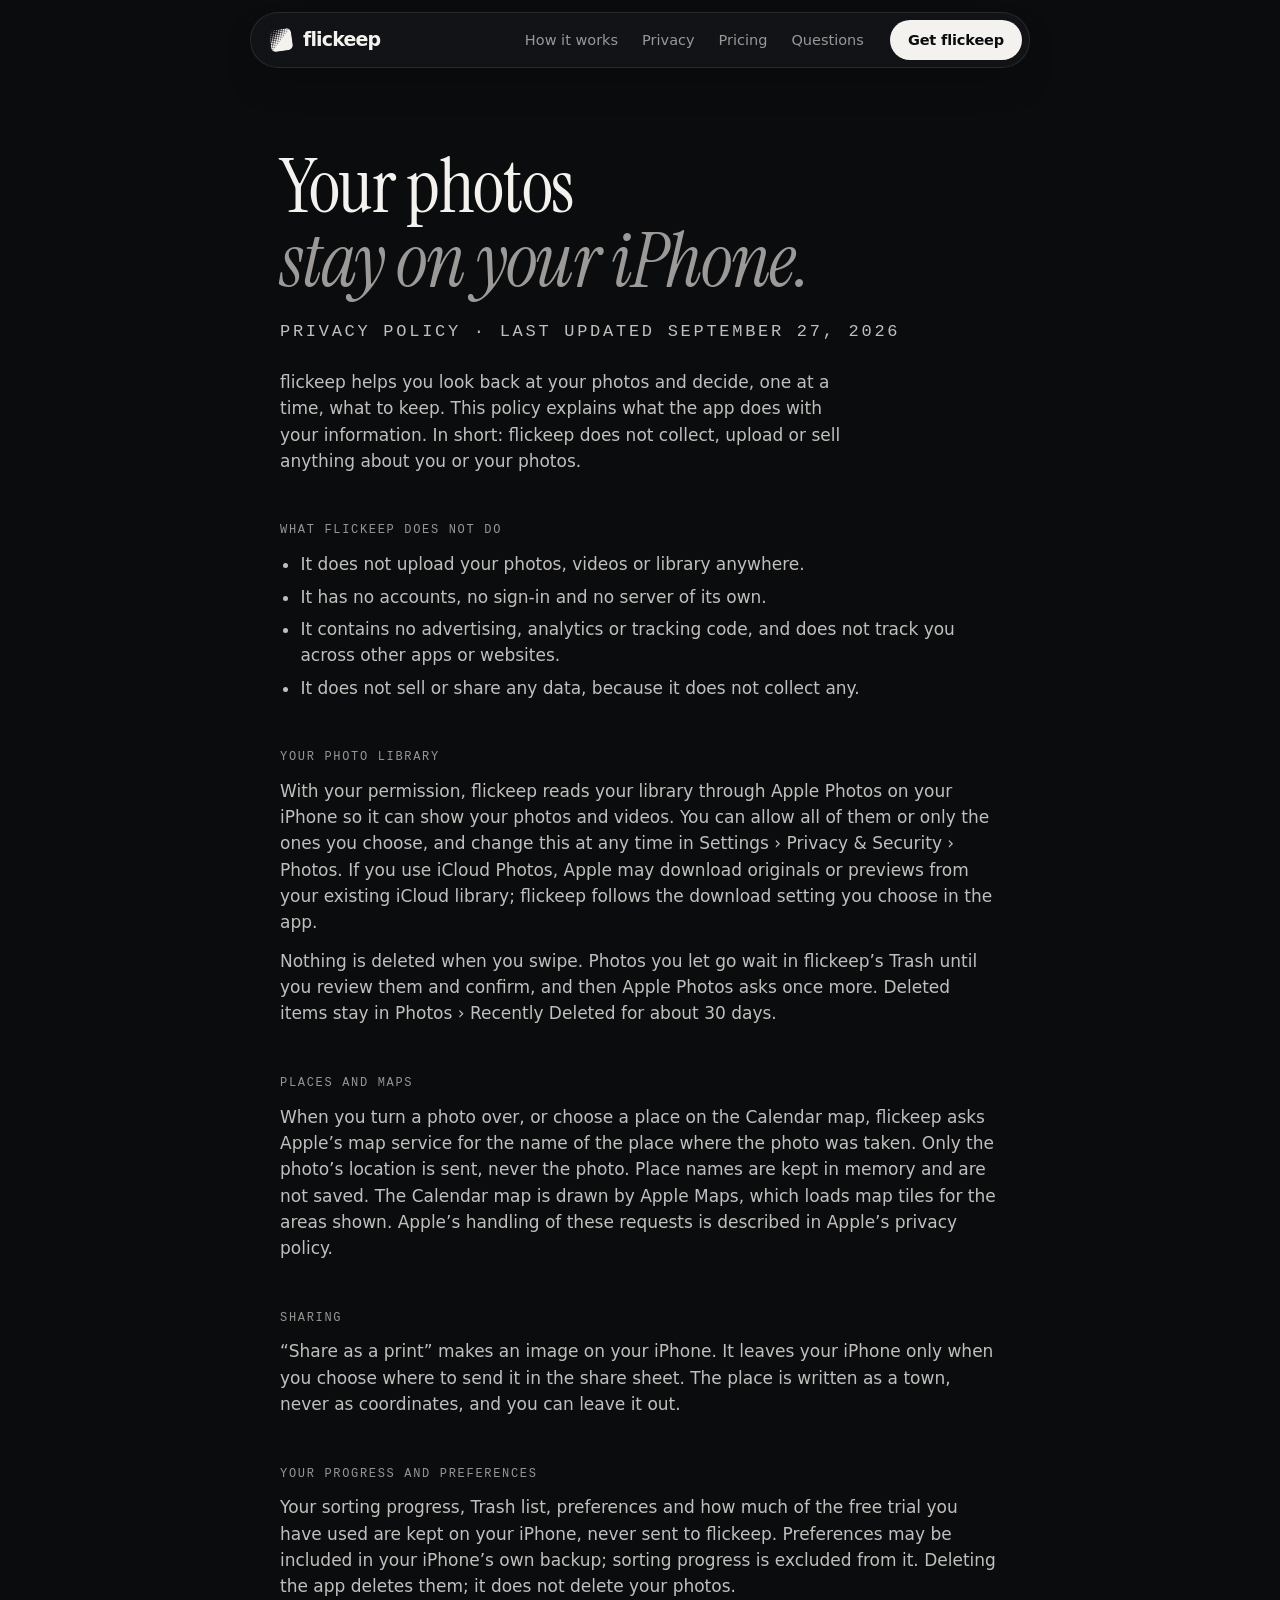
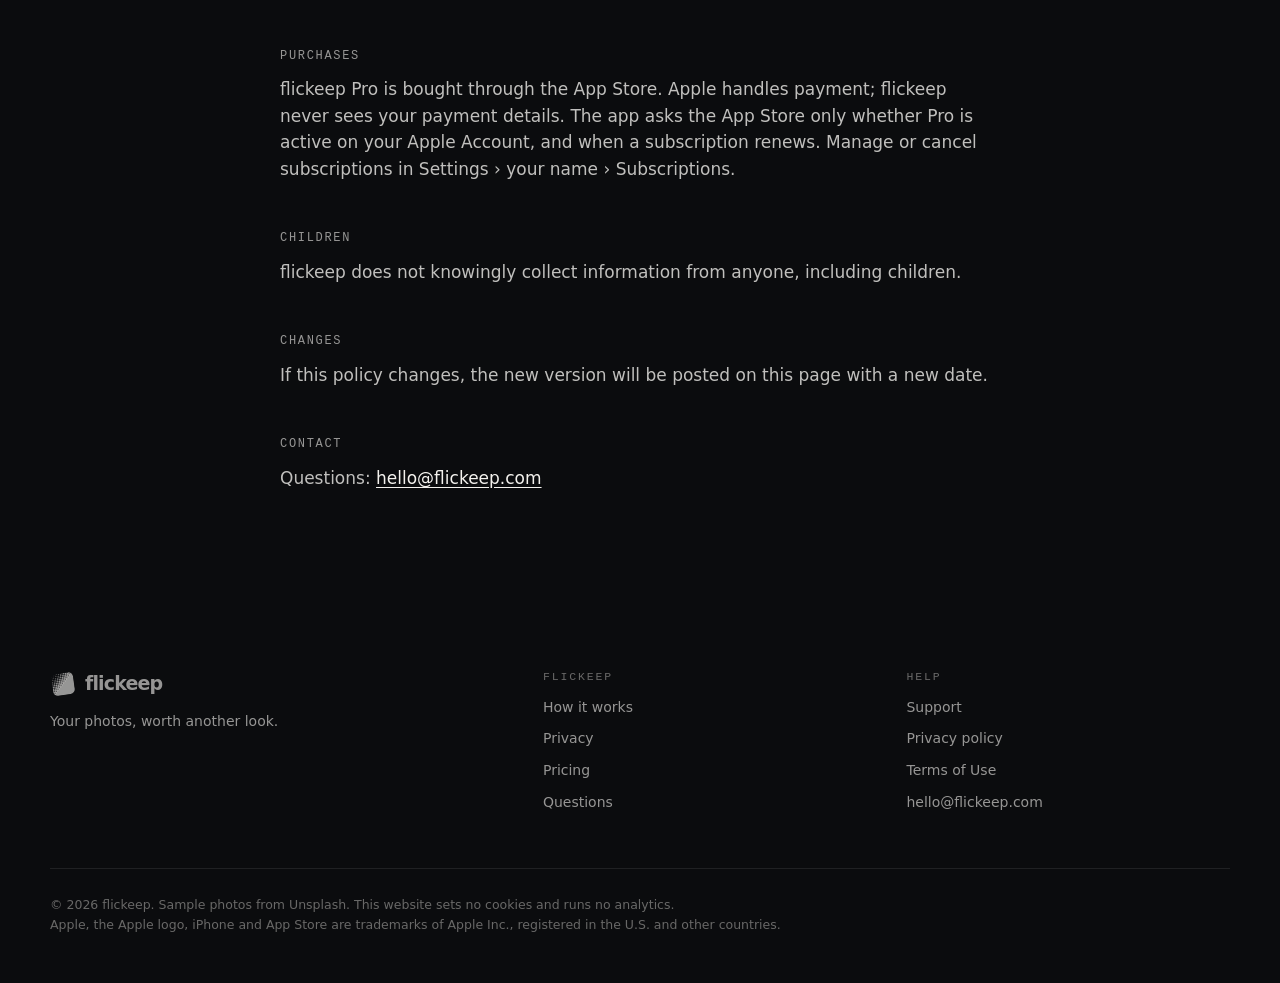
<file: privacy.html>
<!doctype html>
<html lang="en">
<head>
<meta charset="utf-8">
<meta name="viewport" content="width=device-width, initial-scale=1, viewport-fit=cover">
<title>Privacy policy · flickeep</title>
<meta name="description" content="flickeep does not collect, upload or sell anything about you or your photos.">
<link rel="canonical" href="https://flickeep.com/privacy">
<meta name="theme-color" content="#0B0C0E">
<meta name="color-scheme" content="dark">
<meta property="og:type" content="website">
<meta property="og:site_name" content="flickeep">
<meta property="og:url" content="https://flickeep.com/privacy">
<meta property="og:title" content="Privacy policy · flickeep">
<meta property="og:description" content="flickeep does not collect, upload or sell anything about you or your photos.">
<meta property="og:image" content="https://flickeep.com/og.jpg">
<meta name="twitter:card" content="summary_large_image">
<link rel="icon" href="/favicon.png" type="image/png">
<link rel="apple-touch-icon" href="/apple-touch-icon.png">
<meta name="apple-itunes-app" content="app-id=6816350944">
<script src="/assets/store.js"></script>
<link rel="stylesheet" href="/assets/site.css">
<script src="/assets/site.js" defer></script>
</head>
<body>
<!-- @symbols --><svg width="0" height="0" style="position:absolute" aria-hidden="true" focusable="false"><defs><clipPath id="mark-clip"><rect x="51" y="51" width="138" height="138" rx="30"/></clipPath><symbol id="mark" viewBox="38 38 164 164"><g transform="rotate(-8 120 120)" clip-path="url(#mark-clip)" fill="currentColor"><path d="M191.00 47.15L191.00 191.00L47.15 191.00Z"/><circle cx="56.5" cy="56.5" r="0.54"/><circle cx="56.5" cy="67.5" r="1.09"/><circle cx="56.5" cy="78.5" r="1.63"/><circle cx="56.5" cy="89.5" r="2.17"/><circle cx="56.5" cy="100.5" r="2.72"/><circle cx="56.5" cy="111.5" r="3.26"/><circle cx="56.5" cy="122.5" r="3.81"/><circle cx="56.5" cy="133.5" r="4.35"/><circle cx="56.5" cy="144.5" r="4.89"/><circle cx="56.5" cy="155.5" r="5.44"/><circle cx="56.5" cy="166.5" r="5.98"/><circle cx="56.5" cy="177.5" r="6.52"/><circle cx="67.5" cy="56.5" r="1.09"/><circle cx="67.5" cy="67.5" r="1.63"/><circle cx="67.5" cy="78.5" r="2.17"/><circle cx="67.5" cy="89.5" r="2.72"/><circle cx="67.5" cy="100.5" r="3.26"/><circle cx="67.5" cy="111.5" r="3.81"/><circle cx="67.5" cy="122.5" r="4.35"/><circle cx="67.5" cy="133.5" r="4.89"/><circle cx="67.5" cy="144.5" r="5.44"/><circle cx="67.5" cy="155.5" r="5.98"/><circle cx="67.5" cy="166.5" r="6.52"/><circle cx="78.5" cy="56.5" r="1.63"/><circle cx="78.5" cy="67.5" r="2.17"/><circle cx="78.5" cy="78.5" r="2.72"/><circle cx="78.5" cy="89.5" r="3.26"/><circle cx="78.5" cy="100.5" r="3.81"/><circle cx="78.5" cy="111.5" r="4.35"/><circle cx="78.5" cy="122.5" r="4.89"/><circle cx="78.5" cy="133.5" r="5.44"/><circle cx="78.5" cy="144.5" r="5.98"/><circle cx="78.5" cy="155.5" r="6.52"/><circle cx="89.5" cy="56.5" r="2.17"/><circle cx="89.5" cy="67.5" r="2.72"/><circle cx="89.5" cy="78.5" r="3.26"/><circle cx="89.5" cy="89.5" r="3.81"/><circle cx="89.5" cy="100.5" r="4.35"/><circle cx="89.5" cy="111.5" r="4.89"/><circle cx="89.5" cy="122.5" r="5.44"/><circle cx="89.5" cy="133.5" r="5.98"/><circle cx="89.5" cy="144.5" r="6.52"/><circle cx="100.5" cy="56.5" r="2.72"/><circle cx="100.5" cy="67.5" r="3.26"/><circle cx="100.5" cy="78.5" r="3.81"/><circle cx="100.5" cy="89.5" r="4.35"/><circle cx="100.5" cy="100.5" r="4.89"/><circle cx="100.5" cy="111.5" r="5.44"/><circle cx="100.5" cy="122.5" r="5.98"/><circle cx="100.5" cy="133.5" r="6.52"/><circle cx="111.5" cy="56.5" r="3.26"/><circle cx="111.5" cy="67.5" r="3.81"/><circle cx="111.5" cy="78.5" r="4.35"/><circle cx="111.5" cy="89.5" r="4.89"/><circle cx="111.5" cy="100.5" r="5.44"/><circle cx="111.5" cy="111.5" r="5.98"/><circle cx="111.5" cy="122.5" r="6.52"/><circle cx="122.5" cy="56.5" r="3.81"/><circle cx="122.5" cy="67.5" r="4.35"/><circle cx="122.5" cy="78.5" r="4.89"/><circle cx="122.5" cy="89.5" r="5.44"/><circle cx="122.5" cy="100.5" r="5.98"/><circle cx="122.5" cy="111.5" r="6.52"/><circle cx="133.5" cy="56.5" r="4.35"/><circle cx="133.5" cy="67.5" r="4.89"/><circle cx="133.5" cy="78.5" r="5.44"/><circle cx="133.5" cy="89.5" r="5.98"/><circle cx="133.5" cy="100.5" r="6.52"/><circle cx="144.5" cy="56.5" r="4.89"/><circle cx="144.5" cy="67.5" r="5.44"/><circle cx="144.5" cy="78.5" r="5.98"/><circle cx="144.5" cy="89.5" r="6.52"/><circle cx="155.5" cy="56.5" r="5.44"/><circle cx="155.5" cy="67.5" r="5.98"/><circle cx="155.5" cy="78.5" r="6.52"/><circle cx="166.5" cy="56.5" r="5.98"/><circle cx="166.5" cy="67.5" r="6.52"/><circle cx="177.5" cy="56.5" r="6.52"/></g></symbol></defs></svg><!-- /@symbols -->
<!-- @nav -->
<header class="nav">
  <div class="nav-in">
    <a class="brand" href="/" aria-label="flickeep, home"><svg aria-hidden="true"><use href="#mark"/></svg><b>flickeep</b></a>
    <nav class="nav-links" aria-label="Site">
      <a href="/#how">How it works</a>
      <a href="/#privacy">Privacy</a>
      <a href="/#pricing">Pricing</a>
      <a href="/#faq">Questions</a>
    </nav>
    <a class="pill when-live" data-ct="nav" href="/get">Get flickeep</a>
    <span class="nav-soon when-soon">Coming soon</span>
  </div>
</header>
<!-- /@nav -->
<main id="main" class="page">
<div class="wrap">
<h1 class="display">Your photos<br><i>stay on your iPhone.</i></h1>
<p class="kicker">Privacy policy · Last updated September 27, 2026</p>

<p class="lede">flickeep helps you look back at your photos and decide, one at a time, what to keep. This policy explains what the app does with your information. In short: flickeep does not collect, upload or sell anything about you or your photos.</p>

<h2>What flickeep does not do</h2>
<ul>
<li>It does not upload your photos, videos or library anywhere.</li>
<li>It has no accounts, no sign-in and no server of its own.</li>
<li>It contains no advertising, analytics or tracking code, and does not track you across other apps or websites.</li>
<li>It does not sell or share any data, because it does not collect any.</li>
</ul>

<h2>Your photo library</h2>
<p>With your permission, flickeep reads your library through Apple Photos on your iPhone so it can show your photos and videos. You can allow all of them or only the ones you choose, and change this at any time in Settings › Privacy &amp; Security › Photos. If you use iCloud Photos, Apple may download originals or previews from your existing iCloud library; flickeep follows the download setting you choose in the app.</p>
<p>Nothing is deleted when you swipe. Photos you let go wait in flickeep’s Trash until you review them and confirm, and then Apple Photos asks once more. Deleted items stay in Photos › Recently Deleted for about 30 days.</p>

<h2>Places and maps</h2>
<p>When you turn a photo over, or choose a place on the Calendar map, flickeep asks Apple’s map service for the name of the place where the photo was taken. Only the photo’s location is sent, never the photo. Place names are kept in memory and are not saved. The Calendar map is drawn by Apple Maps, which loads map tiles for the areas shown. Apple’s handling of these requests is described in Apple’s privacy policy.</p>

<h2>Sharing</h2>
<p>“Share as a print” makes an image on your iPhone. It leaves your iPhone only when you choose where to send it in the share sheet. The place is written as a town, never as coordinates, and you can leave it out.</p>

<h2>Your progress and preferences</h2>
<p>Your sorting progress, Trash list, preferences and how much of the free trial you have used are kept on your iPhone, never sent to flickeep. Preferences may be included in your iPhone’s own backup; sorting progress is excluded from it. Deleting the app deletes them; it does not delete your photos.</p>

<h2>Purchases</h2>
<p>flickeep Pro is bought through the App Store. Apple handles payment; flickeep never sees your payment details. The app asks the App Store only whether Pro is active on your Apple Account, and when a subscription renews. Manage or cancel subscriptions in Settings › your name › Subscriptions.</p>

<h2>Children</h2>
<p>flickeep does not knowingly collect information from anyone, including children.</p>

<h2>Changes</h2>
<p>If this policy changes, the new version will be posted on this page with a new date.</p>

<h2>Contact</h2>
<p>Questions: <a href="mailto:hello@flickeep.com">hello@flickeep.com</a></p>
</div>
</main>
<!-- @footer -->
<footer class="foot">
  <div class="wrap foot-in">
    <div>
      <a class="brand" href="/" aria-label="flickeep, home"><svg aria-hidden="true"><use href="#mark"/></svg><b>flickeep</b></a>
      <p>Your photos, worth another look.</p>
    </div>
    <nav aria-label="flickeep">
      <h4>flickeep</h4>
      <ul>
        <li><a href="/#how">How it works</a></li>
        <li><a href="/#privacy">Privacy</a></li>
        <li><a href="/#pricing">Pricing</a></li>
        <li><a href="/#faq">Questions</a></li>
      </ul>
    </nav>
    <nav aria-label="Help">
      <h4>Help</h4>
      <ul>
        <li><a href="/support">Support</a></li>
        <li><a href="/privacy">Privacy policy</a></li>
        <li><a href="https://www.apple.com/legal/internet-services/itunes/dev/stdeula/">Terms of Use</a></li>
        <li><a href="mailto:hello@flickeep.com">hello@flickeep.com</a></li>
      </ul>
    </nav>
    <p class="legal">© 2026 flickeep. Sample photos from Unsplash. This website sets no cookies and runs no analytics.<br>Apple, the Apple logo, iPhone and App Store are trademarks of Apple Inc., registered in the U.S. and other countries.</p>
  </div>
</footer>
<!-- /@footer -->
</body>
</html>
</file>
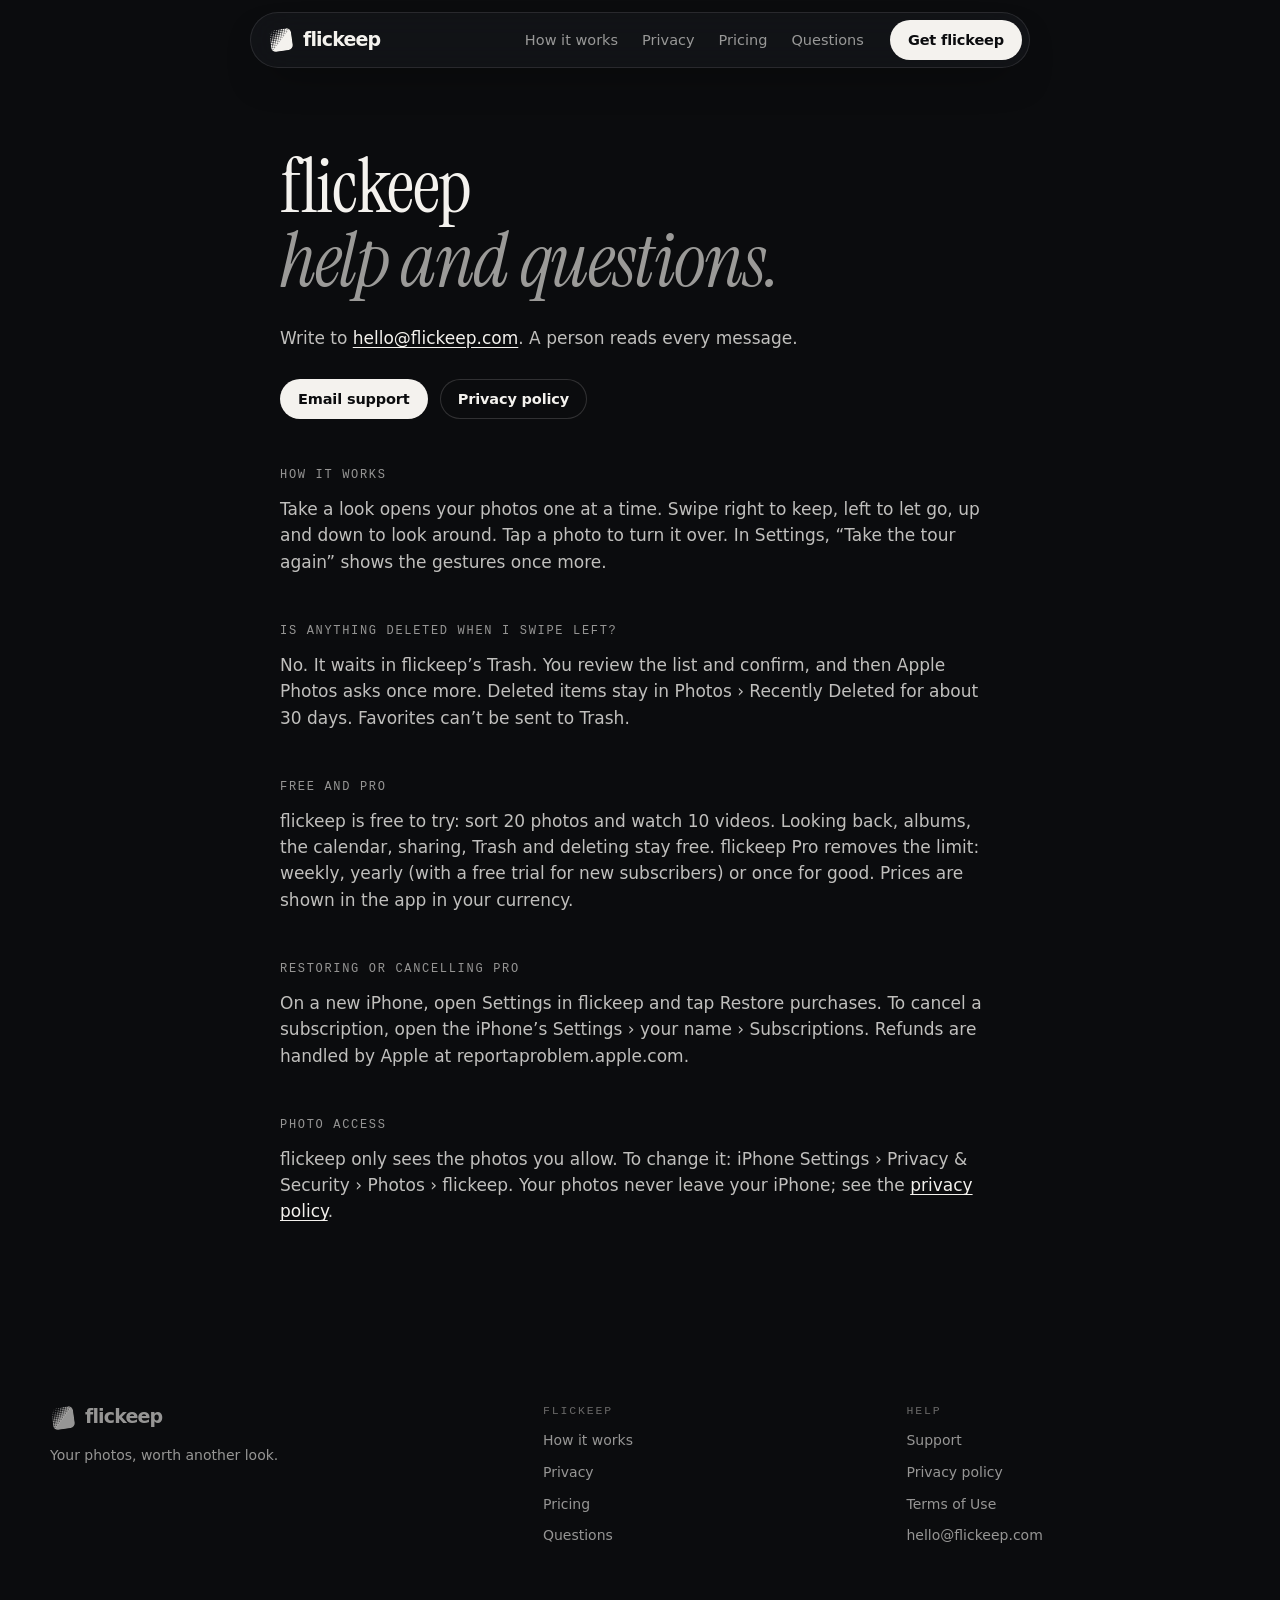
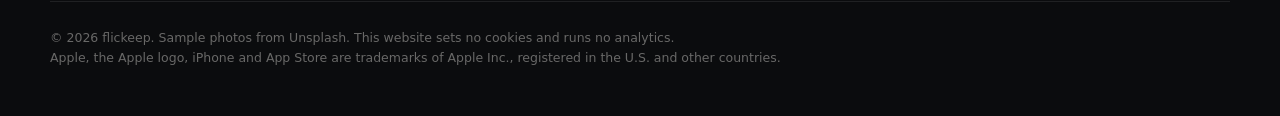
<file: support.html>
<!doctype html>
<html lang="en">
<head>
<meta charset="utf-8">
<meta name="viewport" content="width=device-width, initial-scale=1, viewport-fit=cover">
<title>Support · flickeep</title>
<meta name="description" content="Help with flickeep: how it works, Trash and deleting, Free and Pro, restoring purchases, and photo access.">
<link rel="canonical" href="https://flickeep.com/support">
<meta name="theme-color" content="#0B0C0E">
<meta name="color-scheme" content="dark">
<meta property="og:type" content="website">
<meta property="og:site_name" content="flickeep">
<meta property="og:url" content="https://flickeep.com/support">
<meta property="og:title" content="Support · flickeep">
<meta property="og:description" content="Help with flickeep: how it works, Trash and deleting, Free and Pro, restoring purchases, and photo access.">
<meta property="og:image" content="https://flickeep.com/og.jpg">
<meta name="twitter:card" content="summary_large_image">
<link rel="icon" href="/favicon.png" type="image/png">
<link rel="apple-touch-icon" href="/apple-touch-icon.png">
<meta name="apple-itunes-app" content="app-id=6816350944">
<script src="/assets/store.js"></script>
<link rel="stylesheet" href="/assets/site.css">
<script src="/assets/site.js" defer></script>
</head>
<body>
<!-- @symbols --><svg width="0" height="0" style="position:absolute" aria-hidden="true" focusable="false"><defs><clipPath id="mark-clip"><rect x="51" y="51" width="138" height="138" rx="30"/></clipPath><symbol id="mark" viewBox="38 38 164 164"><g transform="rotate(-8 120 120)" clip-path="url(#mark-clip)" fill="currentColor"><path d="M191.00 47.15L191.00 191.00L47.15 191.00Z"/><circle cx="56.5" cy="56.5" r="0.54"/><circle cx="56.5" cy="67.5" r="1.09"/><circle cx="56.5" cy="78.5" r="1.63"/><circle cx="56.5" cy="89.5" r="2.17"/><circle cx="56.5" cy="100.5" r="2.72"/><circle cx="56.5" cy="111.5" r="3.26"/><circle cx="56.5" cy="122.5" r="3.81"/><circle cx="56.5" cy="133.5" r="4.35"/><circle cx="56.5" cy="144.5" r="4.89"/><circle cx="56.5" cy="155.5" r="5.44"/><circle cx="56.5" cy="166.5" r="5.98"/><circle cx="56.5" cy="177.5" r="6.52"/><circle cx="67.5" cy="56.5" r="1.09"/><circle cx="67.5" cy="67.5" r="1.63"/><circle cx="67.5" cy="78.5" r="2.17"/><circle cx="67.5" cy="89.5" r="2.72"/><circle cx="67.5" cy="100.5" r="3.26"/><circle cx="67.5" cy="111.5" r="3.81"/><circle cx="67.5" cy="122.5" r="4.35"/><circle cx="67.5" cy="133.5" r="4.89"/><circle cx="67.5" cy="144.5" r="5.44"/><circle cx="67.5" cy="155.5" r="5.98"/><circle cx="67.5" cy="166.5" r="6.52"/><circle cx="78.5" cy="56.5" r="1.63"/><circle cx="78.5" cy="67.5" r="2.17"/><circle cx="78.5" cy="78.5" r="2.72"/><circle cx="78.5" cy="89.5" r="3.26"/><circle cx="78.5" cy="100.5" r="3.81"/><circle cx="78.5" cy="111.5" r="4.35"/><circle cx="78.5" cy="122.5" r="4.89"/><circle cx="78.5" cy="133.5" r="5.44"/><circle cx="78.5" cy="144.5" r="5.98"/><circle cx="78.5" cy="155.5" r="6.52"/><circle cx="89.5" cy="56.5" r="2.17"/><circle cx="89.5" cy="67.5" r="2.72"/><circle cx="89.5" cy="78.5" r="3.26"/><circle cx="89.5" cy="89.5" r="3.81"/><circle cx="89.5" cy="100.5" r="4.35"/><circle cx="89.5" cy="111.5" r="4.89"/><circle cx="89.5" cy="122.5" r="5.44"/><circle cx="89.5" cy="133.5" r="5.98"/><circle cx="89.5" cy="144.5" r="6.52"/><circle cx="100.5" cy="56.5" r="2.72"/><circle cx="100.5" cy="67.5" r="3.26"/><circle cx="100.5" cy="78.5" r="3.81"/><circle cx="100.5" cy="89.5" r="4.35"/><circle cx="100.5" cy="100.5" r="4.89"/><circle cx="100.5" cy="111.5" r="5.44"/><circle cx="100.5" cy="122.5" r="5.98"/><circle cx="100.5" cy="133.5" r="6.52"/><circle cx="111.5" cy="56.5" r="3.26"/><circle cx="111.5" cy="67.5" r="3.81"/><circle cx="111.5" cy="78.5" r="4.35"/><circle cx="111.5" cy="89.5" r="4.89"/><circle cx="111.5" cy="100.5" r="5.44"/><circle cx="111.5" cy="111.5" r="5.98"/><circle cx="111.5" cy="122.5" r="6.52"/><circle cx="122.5" cy="56.5" r="3.81"/><circle cx="122.5" cy="67.5" r="4.35"/><circle cx="122.5" cy="78.5" r="4.89"/><circle cx="122.5" cy="89.5" r="5.44"/><circle cx="122.5" cy="100.5" r="5.98"/><circle cx="122.5" cy="111.5" r="6.52"/><circle cx="133.5" cy="56.5" r="4.35"/><circle cx="133.5" cy="67.5" r="4.89"/><circle cx="133.5" cy="78.5" r="5.44"/><circle cx="133.5" cy="89.5" r="5.98"/><circle cx="133.5" cy="100.5" r="6.52"/><circle cx="144.5" cy="56.5" r="4.89"/><circle cx="144.5" cy="67.5" r="5.44"/><circle cx="144.5" cy="78.5" r="5.98"/><circle cx="144.5" cy="89.5" r="6.52"/><circle cx="155.5" cy="56.5" r="5.44"/><circle cx="155.5" cy="67.5" r="5.98"/><circle cx="155.5" cy="78.5" r="6.52"/><circle cx="166.5" cy="56.5" r="5.98"/><circle cx="166.5" cy="67.5" r="6.52"/><circle cx="177.5" cy="56.5" r="6.52"/></g></symbol></defs></svg><!-- /@symbols -->
<!-- @nav -->
<header class="nav">
  <div class="nav-in">
    <a class="brand" href="/" aria-label="flickeep, home"><svg aria-hidden="true"><use href="#mark"/></svg><b>flickeep</b></a>
    <nav class="nav-links" aria-label="Site">
      <a href="/#how">How it works</a>
      <a href="/#privacy">Privacy</a>
      <a href="/#pricing">Pricing</a>
      <a href="/#faq">Questions</a>
    </nav>
    <a class="pill when-live" data-ct="nav" href="/get">Get flickeep</a>
    <span class="nav-soon when-soon">Coming soon</span>
  </div>
</header>
<!-- /@nav -->
<main id="main" class="page">
<div class="wrap">
<h1 class="display">flickeep<br><i>help and questions.</i></h1>
<p class="lede">Write to <a href="mailto:hello@flickeep.com">hello@flickeep.com</a>. A person reads every message.</p>
<div class="contact"><a class="pill" href="mailto:hello@flickeep.com?subject=flickeep%20support">Email support</a><a class="pill ghost" href="/privacy">Privacy policy</a></div>

<h2>How it works</h2>
<p>Take a look opens your photos one at a time. Swipe right to keep, left to let go, up and down to look around. Tap a photo to turn it over. In Settings, “Take the tour again” shows the gestures once more.</p>

<h2>Is anything deleted when I swipe left?</h2>
<p>No. It waits in flickeep’s Trash. You review the list and confirm, and then Apple Photos asks once more. Deleted items stay in Photos › Recently Deleted for about 30 days. Favorites can’t be sent to Trash.</p>

<h2>Free and Pro</h2>
<p>flickeep is free to try: sort 20 photos and watch 10 videos. Looking back, albums, the calendar, sharing, Trash and deleting stay free. flickeep Pro removes the limit: weekly, yearly (with a free trial for new subscribers) or once for good. Prices are shown in the app in your currency.</p>

<h2>Restoring or cancelling Pro</h2>
<p>On a new iPhone, open Settings in flickeep and tap Restore purchases. To cancel a subscription, open the iPhone’s Settings › your name › Subscriptions. Refunds are handled by Apple at reportaproblem.apple.com.</p>

<h2>Photo access</h2>
<p>flickeep only sees the photos you allow. To change it: iPhone Settings › Privacy &amp; Security › Photos › flickeep. Your photos never leave your iPhone; see the <a href="/privacy">privacy policy</a>.</p>
</div>
</main>
<!-- @footer -->
<footer class="foot">
  <div class="wrap foot-in">
    <div>
      <a class="brand" href="/" aria-label="flickeep, home"><svg aria-hidden="true"><use href="#mark"/></svg><b>flickeep</b></a>
      <p>Your photos, worth another look.</p>
    </div>
    <nav aria-label="flickeep">
      <h4>flickeep</h4>
      <ul>
        <li><a href="/#how">How it works</a></li>
        <li><a href="/#privacy">Privacy</a></li>
        <li><a href="/#pricing">Pricing</a></li>
        <li><a href="/#faq">Questions</a></li>
      </ul>
    </nav>
    <nav aria-label="Help">
      <h4>Help</h4>
      <ul>
        <li><a href="/support">Support</a></li>
        <li><a href="/privacy">Privacy policy</a></li>
        <li><a href="https://www.apple.com/legal/internet-services/itunes/dev/stdeula/">Terms of Use</a></li>
        <li><a href="mailto:hello@flickeep.com">hello@flickeep.com</a></li>
      </ul>
    </nav>
    <p class="legal">© 2026 flickeep. Sample photos from Unsplash. This website sets no cookies and runs no analytics.<br>Apple, the Apple logo, iPhone and App Store are trademarks of Apple Inc., registered in the U.S. and other countries.</p>
  </div>
</footer>
<!-- /@footer -->
</body>
</html>
</file>
<file: assets/site.css>
/* flickeep.com — a darkroom table, with prints and sheets of paper laid on it. */

@font-face{font-family:"Instrument Serif";src:url(/fonts/InstrumentSerif-Regular.ttf) format("truetype");font-weight:400;font-style:normal;font-display:swap}
@font-face{font-family:"Instrument Serif";src:url(/fonts/InstrumentSerif-Italic.ttf) format("truetype");font-weight:400;font-style:italic;font-display:swap}

/* A print develops: dots grow until they touch. */
@property --dev{syntax:"<number>";inherits:true;initial-value:6}
@property --sheen{syntax:"<percentage>";inherits:true;initial-value:-160%}

:root{
  --ink:#0B0C0E;
  --panel:#16181C;
  --paper:#F4F2EE;
  --text:rgba(244,242,238,.78);
  --quiet:rgba(244,242,238,.6);
  --faint:rgba(244,242,238,.4);
  --line:rgba(244,242,238,.09);
  --line-2:rgba(244,242,238,.16);
  --mat:#F6F4EF;
  --letgo:#EE7458;
  --warm:255,214,170;
  /* The sheets: the same grounds as the App Store screenshots. */
  --sheet:#EFE9DD;
  --sage:#B7BFA3;
  --mist:#A9B8C4;
  --on:#0B0C0E;
  --on-2:rgba(11,12,14,.72);
  --on-3:rgba(11,12,14,.52);
  --on-line:rgba(11,12,14,.14);
  /* The back of a print. */
  --back:#DCD5C5;
  --pen:#27324F;
  --mark:#575246;
  --pin:#D1452B;
  --serif:"Instrument Serif","New York","Iowan Old Style",Georgia,serif;
  --sans:-apple-system,BlinkMacSystemFont,"SF Pro Text","Segoe UI",system-ui,Roboto,"Helvetica Neue",Arial,sans-serif;
  --mono:ui-monospace,"SF Mono",SFMono-Regular,Menlo,Consolas,monospace;
  --hand:"Bradley Hand","Bradley Hand ITC","Segoe Print","Segoe Script","Comic Sans MS",cursive;
  --gut:clamp(20px,4.2vw,44px);
  --max:1180px;
  --ease:cubic-bezier(.2,.7,.2,1);
  --out:cubic-bezier(.16,1,.3,1);
  --grain:url("data:image/svg+xml,%3Csvg xmlns='http://www.w3.org/2000/svg' width='180' height='180'%3E%3Cfilter id='n'%3E%3CfeTurbulence type='fractalNoise' baseFrequency='.9' numOctaves='2' stitchTiles='stitch'/%3E%3CfeColorMatrix values='0 0 0 0 .3 0 0 0 0 .25 0 0 0 0 .2 0 0 0 .55 0'/%3E%3C/filter%3E%3Crect width='100%25' height='100%25' filter='url(%23n)'/%3E%3C/svg%3E");
  color-scheme:dark;
}

*,*::before,*::after{box-sizing:border-box}
html{-webkit-text-size-adjust:100%;text-size-adjust:100%;scroll-behavior:smooth;scroll-padding-top:90px;background:var(--ink)}
body{margin:0;background:var(--ink);color:var(--paper);font:400 17px/1.55 var(--sans);-webkit-font-smoothing:antialiased;-moz-osx-font-smoothing:grayscale;overflow-x:clip}
img,svg,canvas,video{display:block}
img{max-width:100%}
a{color:inherit}
button{font:inherit;color:inherit}
h1,h2,h3,p,figure,ul,ol,dl,dd{margin:0}
ul,ol{padding:0;list-style:none}
::selection{background:rgba(244,242,238,.9);color:var(--ink)}
:focus-visible{outline:2px solid currentColor;outline-offset:3px;border-radius:6px}
.sr{position:absolute!important;width:1px;height:1px;padding:0;margin:-1px;overflow:hidden;clip:rect(0,0,0,0);white-space:nowrap;border:0}
.skip{position:absolute;left:12px;top:-60px;z-index:100;background:var(--paper);color:var(--ink);padding:10px 14px;border-radius:10px;text-decoration:none;font-weight:600}
.skip:focus{top:12px}

.wrap{width:100%;max-width:calc(var(--max) + var(--gut)*2);margin:0 auto;padding:0 var(--gut)}
.kicker{font:500 12px/1.3 var(--mono);letter-spacing:.16em;text-transform:uppercase;color:var(--quiet)}
.display{font-family:var(--serif);font-weight:400;line-height:.98;letter-spacing:-.018em;text-wrap:balance}
.display i{font-style:italic;color:rgba(244,242,238,.62)}
.lede{font-size:clamp(17px,1.3vw,19px);line-height:1.55;color:var(--text);max-width:34em;text-wrap:pretty}
.hand{font:700 22px/1.15 var(--hand);letter-spacing:-.01em}

/* Only one of these shows: before flickeep is on the App Store, and after. */
.live .when-soon,.soon .when-live{display:none!important}

/* ————— Navigation: a pill floating over the page ————— */
.nav{position:fixed;left:0;right:0;top:calc(12px + env(safe-area-inset-top));z-index:60;display:flex;justify-content:center;padding:0 12px;pointer-events:none}
.nav-in{pointer-events:auto;display:flex;align-items:center;gap:26px;width:100%;max-width:780px;height:56px;padding:0 8px 0 18px;border-radius:999px;background:rgba(22,24,28,.66);-webkit-backdrop-filter:saturate(1.6) blur(22px);backdrop-filter:saturate(1.6) blur(22px);box-shadow:inset 0 0 0 1px rgba(244,242,238,.1),0 18px 40px -20px rgba(0,0,0,.6);transition:background-color .35s,box-shadow .35s}
.nav.solid .nav-in{background:rgba(18,19,23,.84);box-shadow:inset 0 0 0 1px rgba(244,242,238,.12),0 20px 44px -18px rgba(0,0,0,.75)}
.brand{display:inline-flex;align-items:center;gap:9px;text-decoration:none;color:var(--paper);flex:none}
.brand svg{width:26px;height:26px}
.brand b{font:600 19px/1 var(--sans);letter-spacing:-.045em;transform:translateY(-1px)}
.nav-links{display:flex;gap:24px;margin-left:auto;font-size:14.5px}
.nav-links a{text-decoration:none;color:var(--quiet);transition:color .2s}
.nav-links a:hover{color:var(--paper)}
.pill{display:inline-flex;align-items:center;justify-content:center;gap:8px;min-height:40px;padding:0 18px;border-radius:999px;border:0;background:var(--paper);color:var(--ink);font:600 14.5px/1 var(--sans);letter-spacing:-.01em;text-decoration:none;cursor:pointer;white-space:nowrap;transition:transform .2s var(--ease),background-color .2s,opacity .2s}
.pill:hover{background:#fff}
.pill:active{transform:scale(.97)}
.pill.ghost{background:transparent;color:var(--paper);box-shadow:inset 0 0 0 1px var(--line-2)}
.pill.ghost:hover{background:rgba(244,242,238,.06)}
.pill.big{min-height:52px;padding:0 24px;font-size:16px}
.pill.quiet{background:rgba(244,242,238,.08);color:var(--quiet);cursor:default}
.pill.dark{background:var(--ink);color:var(--paper)}
.pill.dark:hover{background:#1b1d22}
.nav-soon{font:500 11px/1 var(--mono);letter-spacing:.14em;text-transform:uppercase;color:var(--quiet);padding:12px 14px;border-radius:999px;box-shadow:inset 0 0 0 1px var(--line-2);white-space:nowrap}
@media (max-width:760px){.nav-links{display:none}.nav-in{gap:12px}.nav-in>.pill,.nav-in>.nav-soon{margin-left:auto}}

/* ————— Hero: prints on a dark table ————— */
.hero{position:relative;isolation:isolate;overflow:hidden;padding:calc(128px + env(safe-area-inset-top)) 0 clamp(72px,10vh,120px)}
.hero::before{content:"";position:absolute;z-index:-3;left:50%;top:-38%;width:1700px;height:1300px;margin-left:-850px;background:radial-gradient(closest-side,rgba(var(--warm),.11),rgba(var(--warm),0));pointer-events:none}
.hero-copy{position:relative;z-index:2;display:grid;justify-items:center;text-align:center;max-width:900px;margin:0 auto}
.hero-copy::before{content:"";position:absolute;z-index:-1;inset:-10% -12%;background:radial-gradient(closest-side,rgba(11,12,14,.78),rgba(11,12,14,0));pointer-events:none}
.chip{display:inline-flex;align-items:center;gap:10px;padding:6px 16px 6px 6px;border-radius:999px;background:rgba(244,242,238,.06);box-shadow:inset 0 0 0 1px var(--line);font-size:14px;color:var(--text)}
.chip img{width:30px;height:30px;border-radius:8px}
.chip b{font-weight:600;color:var(--paper)}
.hero h1{margin-top:30px;font-size:clamp(46px,7.4vw,112px)}
.hero h1 i{display:block}
.hero .lede{margin-top:26px;max-width:31em}
.cta{display:flex;align-items:center;justify-content:center;flex-wrap:wrap;gap:18px 26px;margin-top:34px}
.badge{display:inline-block;border-radius:11px;line-height:0;transition:transform .2s var(--ease),opacity .2s}
.badge img{height:56px;width:auto}
.badge:hover{opacity:.9}
.badge:active{transform:scale(.97)}
.qr{display:flex;align-items:center;gap:14px;font-size:13.5px;line-height:1.4;color:var(--quiet);text-align:left}
.qr-code{flex:none;width:68px;height:68px;padding:6px;border-radius:12px;background:var(--paper);color:var(--ink)}
.qr-code svg{width:100%;height:100%}
.soon-box{display:grid;justify-items:center;gap:12px}
.soon-box p{font-size:15px;color:var(--quiet)}
.soon-box a{color:var(--paper);text-underline-offset:3px;text-decoration-color:var(--line-2)}
.facts{display:flex;flex-wrap:wrap;justify-content:center;gap:8px 22px;margin-top:28px;font-size:14px;color:var(--quiet)}
.facts li{display:flex;align-items:center;gap:9px}
.facts li::before{content:"";width:4px;height:4px;border-radius:50%;background:currentColor;opacity:.6}
@media (max-width:1000px){.qr{display:none}}
@media (max-width:600px){
  .hero{padding-top:calc(104px + env(safe-area-inset-top))}
  .hero h1{font-size:min(11.6vw,58px);margin-top:24px}
  .hero .lede{margin-top:20px;font-size:16.5px}
  .cta{margin-top:26px}
}

/* The field: prints at three depths, drifting; they follow the pointer and the scroll. */
.field{position:absolute;inset:0;z-index:-1;pointer-events:none;--mx:0;--my:0;--sy:0}
.fp{position:absolute;left:calc(50% + var(--x));top:var(--y);width:var(--w);--prw:var(--w);--k:14px;--s:.12;
  transform:translate3d(calc(var(--mx) * var(--k)),calc(var(--my) * var(--k) - var(--sy) * var(--s)),0)}
.fp[data-d="0"]{--k:6px;--s:.04;filter:blur(1.6px) brightness(.5);opacity:.5}
.fp[data-d="1"]{--k:13px;--s:.1;filter:blur(.4px) brightness(.66);opacity:.82}
.fp[data-d="2"]{--k:24px;--s:.2;filter:brightness(.78)}
.fp .float{animation:float var(--t,12s) ease-in-out infinite alternate;animation-delay:var(--td,0s)}
.fp .pr{transform:rotate(var(--r))}
@keyframes float{from{transform:translate3d(0,0,0) rotate(0)}to{transform:translate3d(var(--fx,6px),var(--fy,-10px),0) rotate(var(--fr,1.2deg))}}
.js .fp .ph img{opacity:0}
.js .fp .ph.developing img,.js .fp .ph.done img{opacity:1}
.fp.m-only{display:none}
@media (max-width:760px){
  .fp{left:calc(50% + var(--mx0,var(--x)));top:var(--my0,var(--y));width:var(--mw,var(--w));--prw:var(--mw,var(--w))}
  .fp:not(.m){display:none}
  .fp.m-only{display:block}
}

/* A print: white border, the photo, a soft shadow. */
.pr{position:relative;padding:calc(var(--prw,200px) * .05);background:var(--mat);border-radius:2px;box-shadow:inset 0 1px 0 rgba(255,255,255,.7),0 1px 2px rgba(0,0,0,.3),0 24px 48px -18px rgba(0,0,0,.72)}
.pr .ph{position:relative;aspect-ratio:.82;overflow:hidden;background:#2a2b2e}
.pr .ph img{width:100%;height:100%;object-fit:cover}
.pr .jot{display:block;padding:9px 2px 1px;font:700 clamp(13px,1.3vw,17px)/1 var(--hand);color:var(--pen);opacity:.85}
.developing .ph img,.developing.ph img{-webkit-mask-image:radial-gradient(circle,#000 calc(var(--dev)*1px),transparent calc(var(--dev)*1px + .8px));-webkit-mask-size:8px 8px;mask-image:radial-gradient(circle,#000 calc(var(--dev)*1px),transparent calc(var(--dev)*1px + .8px));mask-size:8px 8px}
.developing .ph,.developing.ph{animation:develop 1.8s var(--ease) both;animation-delay:var(--delay,0s)}
@keyframes develop{from{--dev:0}to{--dev:6}}

/* The headline develops once, like the mark. */
.js .hero h1.dev{-webkit-mask-image:radial-gradient(circle,#000 calc(var(--dev)*1px),transparent calc(var(--dev)*1px + .7px));-webkit-mask-size:7px 7px;mask-image:radial-gradient(circle,#000 calc(var(--dev)*1px),transparent calc(var(--dev)*1px + .7px));mask-size:7px 7px;animation:develop-type 1.6s var(--ease) .15s both}
@keyframes develop-type{from{--dev:0}to{--dev:5.2}}

/* ————— The deck: prints you can swipe ————— */
.deck{position:relative;display:grid;justify-items:center;--w:min(330px,68vw);margin-top:clamp(56px,8vh,88px);z-index:2}
.deck-kicker{margin-bottom:22px}
.deck-field{position:absolute;z-index:-1;left:50%;top:46%;width:0;height:0;pointer-events:none}
.deck-field i{position:absolute;left:-30px;top:-30px;width:60px;height:60px;border-radius:50%;background:center/cover no-repeat;filter:blur(7px) saturate(1.5) brightness(.42);transform:scale(13);opacity:0;transition:opacity 1.4s var(--ease);-webkit-mask-image:radial-gradient(closest-side,#000 20%,transparent);mask-image:radial-gradient(closest-side,#000 20%,transparent)}
.deck-field i.on{opacity:.8}
.nudge-note{position:absolute;z-index:6;top:30%;right:calc(50% + var(--w) * .5 + 96px);width:170px;text-align:right;color:var(--paper);transition:opacity .6s var(--ease),transform .6s var(--ease)}
.nudge-note .hand{display:block;font-size:25px;transform:rotate(-4deg)}
.nudge-note svg{width:96px;height:56px;margin:8px 0 0 auto;color:rgba(244,242,238,.75)}
.deck.touched .nudge-note{opacity:0;transform:translateY(6px)}
@media (max-width:900px){
  .nudge-note{position:static;width:auto;text-align:center;margin:-6px 0 18px;order:-1}
  .nudge-note .hand{font-size:22px;transform:rotate(-2deg)}
  .nudge-note svg{display:none}
  .deck-kicker{display:none}
}
.stack{position:relative;width:var(--w);aspect-ratio:1/1.22;perspective:1500px;touch-action:pan-y;-webkit-user-select:none;user-select:none;-webkit-touch-callout:none}
.stack:focus-visible{outline-offset:14px;border-radius:10px}

.print{position:absolute;inset:0;transform-style:preserve-3d;--s:0;--ox:0%;--oy:0%;--rot:0deg;--sc:1;--dim:0;
  transform:translate3d(calc(var(--s)*var(--ox)),var(--oy),0) rotate(calc(var(--s)*var(--rot))) scale(var(--sc));
  transition:transform .75s var(--out),opacity .5s var(--ease)}
.print[data-d="0"]{z-index:4;cursor:grab}
.print[data-d="1"]{z-index:3;--ox:23%;--oy:2.5%;--rot:6deg;--sc:.9;--dim:.4}
.print[data-d="2"]{z-index:2;--ox:23%;--oy:2.5%;--rot:6deg;--sc:.9;--dim:.4}
.print[data-d="3"]{z-index:1;--ox:12%;--oy:4%;--rot:3deg;--sc:.8;--dim:.8;opacity:0}
.print.out{z-index:5;pointer-events:none}
.print.held{transition:none;cursor:grabbing}
.flip{position:absolute;inset:0;transform-style:preserve-3d;transition:transform .85s cubic-bezier(.3,1.2,.4,1)}
.print.turned .flip{transform:rotateY(180deg)}
.face{position:absolute;inset:0;-webkit-backface-visibility:hidden;backface-visibility:hidden}
.paper{position:absolute;inset:0;padding:4.4%;background:var(--mat);border-radius:3px;overflow:hidden;
  box-shadow:inset 0 1px 0 rgba(255,255,255,.7),0 1px 2px rgba(0,0,0,.35),0 28px 56px -18px rgba(0,0,0,.78),0 12px 26px -14px rgba(0,0,0,.55)}
.photo{position:relative;width:100%;height:100%;overflow:hidden;background:#2a2b2e}
.photo img{width:100%;height:100%;object-fit:cover;-webkit-user-drag:none;pointer-events:none}
.front::after{content:"";position:absolute;inset:0;border-radius:3px;background:#000;opacity:var(--dim);transition:opacity .75s var(--out);pointer-events:none}
.sheen{position:absolute;inset:0;pointer-events:none;background:linear-gradient(104deg,transparent 30%,rgba(255,255,255,.34) 47%,rgba(255,255,255,.08) 55%,transparent 66%);transform:translateX(var(--sheen));mix-blend-mode:soft-light}
.grain{position:absolute;left:-80%;top:-22%;width:180%;height:144%;pointer-events:none}
.developing .photo{animation:develop 1.7s var(--ease) both;animation-delay:var(--delay,0s)}
.developing .photo img{-webkit-mask-image:radial-gradient(circle,#000 calc(var(--dev)*1px),transparent calc(var(--dev)*1px + .8px));-webkit-mask-size:8px 8px;mask-image:radial-gradient(circle,#000 calc(var(--dev)*1px),transparent calc(var(--dev)*1px + .8px));mask-size:8px 8px}
.developing .paper{animation:paper-in .9s var(--out) both;animation-delay:calc(var(--delay,0s) - .25s)}
@keyframes paper-in{from{opacity:0;transform:translateY(10px) scale(.97)}}
.print.nudge{animation:nudge 1.8s var(--ease) both}
@keyframes nudge{
  0%,100%{transform:translate3d(0,0,0)}
  22%{transform:translate3d(26px,0,0) rotateY(-7deg) rotate(1.6deg)}
  48%{transform:translate3d(0,0,0)}
  70%{transform:translate3d(-22px,0,0) rotateY(6deg) rotate(-1.3deg)}
}

/* The back: the day and the place, by hand. */
.back{transform:rotateY(180deg);background:var(--back);border-radius:3px;color:var(--pen);padding:7% 7% 0;display:flex;flex-direction:column;box-shadow:0 28px 56px -18px rgba(0,0,0,.78),0 12px 26px -14px rgba(0,0,0,.55);container-type:inline-size}
.back-top{display:flex;align-items:flex-start;gap:12px}
.back-day{font:700 clamp(22px,9.4cqi,32px)/1.05 var(--hand);letter-spacing:-.01em}
.back-time{font:700 clamp(13px,5cqi,17px)/1.2 var(--hand);opacity:.62;margin-top:6px}
.stamp{margin-left:auto;flex:none;width:17cqi;aspect-ratio:.82;padding:3px;background:#fff;transform:rotate(3.5deg);box-shadow:0 2px 6px rgba(0,0,0,.18);
  -webkit-mask:linear-gradient(#000 0 0) content-box,radial-gradient(circle,#0000 1.3px,#000 1.6px) -2px -2px/4px 4px;mask:linear-gradient(#000 0 0) content-box,radial-gradient(circle,#0000 1.3px,#000 1.6px) -2px -2px/4px 4px}
.stamp img{width:100%;height:100%;object-fit:cover}
.back-lines{margin-top:7cqi}
.back-lines p{min-height:10.4cqi;display:flex;align-items:flex-end;padding-bottom:3px;border-bottom:1px solid rgba(39,50,79,.22);font:700 clamp(15px,6.2cqi,21px)/1.15 var(--hand);opacity:.86;white-space:nowrap;overflow:hidden}
.back-lines p:first-child{opacity:1}
.back-coord{margin-top:auto;display:flex;align-items:center;gap:8px;padding-bottom:8px;font:500 10.5px/1 var(--mono);letter-spacing:.06em;color:var(--mark)}
.back-coord::before{content:"";width:5px;height:5px;border-radius:50%;background:var(--pin);box-shadow:0 0 0 3px var(--back),0 0 0 4px rgba(209,69,43,.45)}
.back-foot{display:flex;justify-content:space-between;border-top:1px solid rgba(39,50,79,.22);padding:13px 0 15px;font:500 10px/1 var(--mono);letter-spacing:.17em;text-transform:uppercase;color:var(--mark)}

/* The last card. */
.end .face{border-radius:18px;background:linear-gradient(180deg,#17191d,#101114);box-shadow:inset 0 0 0 1px var(--line-2),0 30px 60px -20px rgba(0,0,0,.8);display:grid;place-content:center;justify-items:center;text-align:center;padding:12%;gap:14px}
.end h3{font:400 clamp(34px,4vw,44px)/1 var(--serif)}
.end p{font-size:15px;color:var(--quiet);max-width:16em}
.end .row{display:flex;flex-direction:column;gap:10px;margin-top:10px;width:100%}
.end .row .pill{width:100%}

/* Under the deck: Keep / Let go, and the tools. */
.deck-under{position:relative;margin-top:30px;height:48px;display:grid;place-items:center;width:100%}
.verdict{position:absolute;inset:0;display:grid;place-items:center;font:italic 400 38px/1 var(--serif);opacity:0;pointer-events:none;transition:opacity .25s}
.verdict.keep{color:var(--paper)}
.verdict.go{color:var(--letgo)}
.deck-tools{display:flex;align-items:center;gap:2px;padding:4px;border-radius:999px;background:rgba(244,242,238,.07);box-shadow:inset 0 0 0 1px var(--line);-webkit-backdrop-filter:blur(12px);backdrop-filter:blur(12px);transition:opacity .25s}
.deck-tools button{display:inline-flex;align-items:center;gap:7px;height:38px;padding:0 15px;border:0;border-radius:999px;background:transparent;font-size:14px;color:var(--paper);cursor:pointer;transition:background-color .2s}
.deck-tools button:hover{background:rgba(244,242,238,.09)}
.deck-tools button:active{background:rgba(244,242,238,.14)}
.deck-tools button:disabled{opacity:.35;cursor:default;background:transparent}
.deck-tools svg{width:15px;height:15px}
.deck-tools .sep{width:1px;height:16px;background:var(--line-2)}
.deck.judging .deck-tools{opacity:0}
.deck-tally{margin-top:16px;min-height:18px;font:500 11.5px/1.5 var(--mono);letter-spacing:.14em;text-transform:uppercase;color:var(--faint);text-align:center}

/* ————— Sections ————— */
.section{position:relative;padding:clamp(96px,14vh,160px) 0}
.section.wrap{padding-left:var(--gut);padding-right:var(--gut)}
.section-head{max-width:760px}
.section-head .kicker{margin-bottom:22px}
.section h2{font-size:clamp(44px,5.6vw,84px)}
.section-head .lede{margin-top:26px}
.center{text-align:center;margin-left:auto;margin-right:auto}
.center .lede{margin-left:auto;margin-right:auto}

/* Reveal: rise out of a little blur. */
.js .rv{opacity:0;transform:translateY(18px);filter:blur(6px);transition:opacity .9s var(--ease),transform 1s var(--out),filter .9s var(--ease);transition-delay:var(--rv,0s)}
.js .rv.in{opacity:1;transform:none;filter:none}

/* ————— Sheets: paper laid on the table ————— */
.sheet{position:relative;isolation:isolate;overflow:clip;margin:0 clamp(10px,1.6vw,24px);border-radius:clamp(28px,3.4vw,48px);color:var(--on);background:var(--sheet)}
.sheet::before{content:"";position:absolute;inset:0;z-index:-1;border-radius:inherit;background:var(--grain);opacity:.5;mix-blend-mode:multiply;pointer-events:none}
.sheet .kicker{color:var(--on-3)}
.sheet .display i{color:var(--on-3)}
.sheet .lede{color:var(--on-2)}
.sheet ::selection{background:var(--on);color:var(--sheet)}

/* ————— How it works: the app itself, playing ————— */
.story{display:grid;grid-template-columns:minmax(0,1fr) minmax(0,1fr);gap:clamp(24px,5vw,80px);margin-top:clamp(40px,7vh,72px)}
.step{min-height:66vh;display:flex;flex-direction:column;justify-content:center;max-width:440px;opacity:.26;transition:opacity .6s var(--ease)}
.step.on{opacity:1}
.step-n{font:500 12px/1 var(--mono);letter-spacing:.16em;color:var(--on-3);margin-bottom:18px}
.step h3{font:400 clamp(40px,4.2vw,64px)/1 var(--serif);letter-spacing:-.012em}
.step h3 i{font-style:italic;color:var(--on-3)}
.step p{margin-top:18px;font-size:19px;color:var(--on-2)}
.step .phone{display:none}
.story-side{position:sticky;top:calc(50vh - var(--ph) / 2 + 24px);height:var(--ph);display:grid;justify-items:center;align-items:start;--pw:min(320px,25vw);--ph:calc(var(--pw) * 2.102)}
@media (max-height:780px){.story-side{--pw:min(280px,23vw)}}
.story-side .tuck{position:absolute;z-index:0;width:calc(var(--pw) * .52);--prw:calc(var(--pw) * .52)}
.story-side .tuck.a{left:calc(50% - var(--pw) * .98);top:12%;--r:-9deg}
.story-side .tuck.b{left:calc(50% + var(--pw) * .5);top:58%;--r:7deg}
.story-side .phone{z-index:1}

.phone{--pw:300px;position:relative;width:var(--pw);padding:calc(var(--pw)*.03);border-radius:calc(var(--pw)*.155);background:linear-gradient(150deg,#34363c 0%,#1a1b1f 22%,#101114 60%,#26282d 100%);
  box-shadow:inset 0 0 0 1px rgba(255,255,255,.14),inset 0 0 0 calc(var(--pw)*.011) #060708,0 60px 110px -40px rgba(0,0,0,.9),0 30px 60px -30px rgba(0,0,0,.6)}
.sheet .phone{box-shadow:inset 0 0 0 1px rgba(255,255,255,.14),inset 0 0 0 calc(var(--pw)*.011) #060708,0 60px 90px -40px rgba(60,42,20,.55),0 24px 40px -24px rgba(40,28,14,.45)}
.screen{position:relative;aspect-ratio:860/1868;border-radius:calc(var(--pw)*.128);overflow:hidden;background:#0B0C0E;transform:translateZ(0)}
.screen img,.screen video{position:absolute;inset:0;width:100%;height:100%;object-fit:cover}
.story-side .screen video{opacity:0;transition:opacity .6s var(--ease)}
.story-side .screen video.on{opacity:1}
.pager{display:none;justify-content:center;gap:8px;margin-top:22px}
.pager i{width:6px;height:6px;border-radius:3px;background:var(--on-line);transition:width .3s var(--ease),background-color .3s}
.pager i.on{width:20px;background:var(--on)}
@media (max-width:900px){
  .story{display:block;margin-top:36px}
  .story-side{display:none}
  .steps{display:flex;gap:16px;overflow-x:auto;scroll-snap-type:x mandatory;margin:0 calc(var(--gut)*-1);padding:6px var(--gut) 12px;scrollbar-width:none;-webkit-overflow-scrolling:touch;scroll-padding:0 var(--gut)}
  .steps::-webkit-scrollbar{display:none}
  .step{min-height:0;flex:0 0 min(76vw,320px);scroll-snap-align:start;opacity:1;justify-content:flex-start;max-width:none}
  .step .phone{display:block;--pw:min(76vw,320px);order:-1;margin-bottom:26px}
  .step h3{font-size:34px}
  .step p{font-size:16px;margin-top:10px}
  .step-n{margin-bottom:12px}
  .pager{display:flex}
}

/* ————— Nothing by accident ————— */
.safe-grid{display:grid;grid-template-columns:minmax(0,1.1fr) minmax(0,.9fr);gap:clamp(32px,6vw,96px);align-items:center}
.chips{display:flex;flex-wrap:wrap;gap:10px;margin-top:30px}
.chips li{padding:9px 14px;border-radius:999px;font-size:14px;color:var(--text);box-shadow:inset 0 0 0 1px var(--line-2)}
.shot{position:relative;border-radius:30px;overflow:hidden;background:#000;box-shadow:inset 0 0 0 1px var(--line-2),0 60px 110px -40px rgba(0,0,0,.9);max-width:400px;justify-self:center;width:100%}
.shot img{width:100%;height:auto}
.shot::after{content:"";position:absolute;inset:0;border-radius:inherit;box-shadow:inset 0 0 0 1px rgba(255,255,255,.08);pointer-events:none}
.shot-wrap{position:relative;justify-self:center;width:100%;max-width:400px}
.shot-wrap .hand{position:absolute;left:-150px;top:34%;width:150px;color:var(--paper);transform:rotate(-5deg);text-align:right}
.shot-wrap .hand svg{width:80px;height:40px;margin:6px 0 0 auto;color:rgba(244,242,238,.7)}
@media (max-width:1100px){.shot-wrap .hand{display:none}}
.flow{display:grid;grid-template-columns:repeat(4,minmax(0,1fr));margin-top:clamp(64px,9vh,104px);position:relative}
.flow::before{content:"";position:absolute;left:0;right:0;top:15px;height:1px;background:var(--line-2)}
.flow li{position:relative;padding-right:28px}
.flow b{position:relative;display:grid;place-items:center;width:31px;height:31px;border-radius:50%;background:var(--ink);box-shadow:inset 0 0 0 1px var(--line-2);font:500 11px/1 var(--mono);color:var(--quiet);margin-bottom:22px}
.flow li:last-child b{background:var(--paper);color:var(--ink);box-shadow:none}
.flow h3{font:400 28px/1.05 var(--serif)}
.flow p{margin-top:10px;font-size:15.5px;color:var(--text);max-width:17em}
@media (max-width:900px){
  .safe-grid{grid-template-columns:1fr}
  .flow{grid-template-columns:1fr;gap:34px}
  .flow::before{left:15px;right:auto;top:0;bottom:0;width:1px;height:auto}
  .flow li{display:grid;grid-template-columns:31px 1fr;column-gap:20px;padding:0}
  .flow b{grid-row:span 2;margin:0}
  .flow p{margin-top:6px}
}

/* ————— Look back: coloured cards ————— */
.bento{display:grid;grid-template-columns:repeat(12,minmax(0,1fr));gap:16px;margin-top:clamp(48px,7vh,80px)}
.tile{position:relative;isolation:isolate;overflow:hidden;border-radius:clamp(26px,2.6vw,36px);padding:clamp(26px,3vw,40px);display:flex;flex-direction:column;color:var(--on)}
.tile::before{content:"";position:absolute;inset:0;z-index:-1;background:var(--grain);opacity:.45;mix-blend-mode:multiply;pointer-events:none}
.tile h3{font:400 clamp(32px,3vw,44px)/1 var(--serif);letter-spacing:-.01em}
.tile h3 i{font-style:italic;color:var(--on-3)}
.tile p{margin-top:12px;font-size:16px;color:var(--on-2);max-width:24em}
.tile-cal{grid-column:span 7;grid-row:span 2;background:var(--mist)}
.tile-cal .phone{--pw:min(330px,68vw);margin:40px auto -120px}
.tile-share{grid-column:span 5;background:var(--sage)}
.tile-feed{grid-column:span 5;background:var(--panel);color:var(--paper);box-shadow:inset 0 0 0 1px var(--line)}
.tile-feed::before{display:none}
.tile-feed h3 i{color:rgba(244,242,238,.6)}
.tile-feed p{color:var(--text)}
.tile-art{margin-top:auto;padding-top:30px;display:grid;place-items:center}
@media (max-width:980px){
  .tile-cal,.tile-share,.tile-feed{grid-column:1/-1}
  .tile-cal{grid-row:auto}
  .tile-cal .phone{margin-bottom:-160px}
}

/* The print as it's shared. */
.share-art{position:relative;width:min(250px,64vw);aspect-ratio:4/5;background:#ECE7DB;border-radius:6px;box-shadow:0 30px 50px -24px rgba(40,50,30,.6),0 8px 16px -8px rgba(40,50,30,.3);display:grid;justify-items:center;align-content:start;padding:11% 12% 0;transform:rotate(-2.5deg)}
.share-art .p{width:78%;padding:3.6%;background:#fff;box-shadow:0 8px 18px -8px rgba(0,0,0,.4);transform:rotate(1.8deg)}
.share-art .p img{width:100%;aspect-ratio:.82;object-fit:cover}
.share-art .place{margin-top:9%;font:700 17px/1 var(--hand);color:var(--pen)}
.share-art .date{margin-top:5px;font:700 11px/1 var(--hand);color:var(--pen);opacity:.62}
.share-art .sig{position:absolute;right:8%;bottom:5.5%;display:flex;align-items:center;gap:4px;font:500 6.5px/1 var(--mono);letter-spacing:.16em;color:var(--mark)}
.share-art .sig svg{width:8px;height:8px}

/* Videos, as a feed. */
.feed-art{position:relative;width:min(240px,60vw);aspect-ratio:9/15.5;border-radius:30px;background:#000;overflow:hidden;box-shadow:inset 0 0 0 1px var(--line-2),0 30px 60px -24px rgba(0,0,0,.8)}
.feed-art .v{position:absolute;left:0;right:0;top:32%;aspect-ratio:3/2;background:center/cover no-repeat}
.feed-art .head{position:absolute;left:16px;top:18px}
.feed-art .head b{display:block;font:400 17px/1 var(--serif)}
.feed-art .head small{display:block;margin-top:4px;font-size:9.5px;color:var(--quiet)}
.feed-art .icons{position:absolute;right:12px;bottom:46px;display:grid;gap:15px;color:var(--paper);filter:drop-shadow(0 1px 3px rgba(0,0,0,.55))}
.feed-art .icons svg{width:19px;height:19px}
.feed-art .line{position:absolute;left:14px;right:14px;bottom:22px;height:2px;border-radius:1px;background:rgba(255,255,255,.18)}
.feed-art .line::before{content:"";position:absolute;left:0;top:0;bottom:0;width:36%;border-radius:1px;background:var(--paper);animation:play 9s linear infinite}
@keyframes play{from{width:0}to{width:100%}}

/* ————— A few words, lit as you read ————— */
.words{text-align:center}
.words .mk{width:40px;height:40px;margin:0 auto 34px;color:var(--paper)}
.words p{max-width:980px;margin:0 auto;font:400 clamp(32px,4.3vw,62px)/1.12 var(--serif);letter-spacing:-.012em;text-wrap:balance}
.words p i{font-style:italic}
.js .words .w{opacity:.16;transition:opacity .5s var(--ease)}
.js .words .w.lit{opacity:1}

/* ————— Private ————— */
.private-grid{display:grid;grid-template-columns:minmax(0,1.15fr) minmax(0,.85fr);gap:clamp(32px,6vw,96px);align-items:end}
.label{border-radius:28px;padding:30px 30px 32px;background:linear-gradient(180deg,rgba(28,30,35,.92),rgba(18,19,23,.92));box-shadow:inset 0 0 0 1px var(--line-2),0 40px 80px -40px rgba(0,0,0,.9);max-width:420px;justify-self:end;width:100%}
.label-row{display:flex;align-items:center;gap:16px;margin-top:22px}
.label-row svg{flex:none;width:46px;height:46px;color:var(--paper)}
.label-row b{font:400 34px/1 var(--serif)}
.label p{margin-top:16px;font-size:15.5px;color:var(--text)}
.promises{display:grid;grid-template-columns:repeat(4,minmax(0,1fr));gap:16px;margin-top:clamp(56px,8vh,96px)}
.promises li{padding:26px 24px 28px;border-radius:26px;background:var(--panel);box-shadow:inset 0 0 0 1px var(--line)}
.promises svg{width:38px;height:38px;color:var(--paper);margin-bottom:26px}
.promises b{display:block;font:400 26px/1.05 var(--serif);color:var(--paper);margin-bottom:10px}
.promises span{font-size:15.5px;color:var(--text)}
.private .more{margin-top:36px;font-size:15px;color:var(--quiet)}
.private .more a{color:var(--paper);text-underline-offset:3px}
@media (max-width:980px){.promises{grid-template-columns:repeat(2,minmax(0,1fr))}}
@media (max-width:900px){.private-grid{grid-template-columns:1fr}.label{justify-self:start}}
@media (max-width:560px){.promises{grid-template-columns:1fr}}

/* ————— Pricing ————— */
.plans{display:grid;grid-template-columns:minmax(0,.9fr) minmax(0,1.1fr);gap:16px;margin-top:clamp(48px,7vh,80px);align-items:stretch}
.plan{border-radius:32px;padding:clamp(28px,3vw,42px);background:var(--panel);box-shadow:inset 0 0 0 1px var(--line);display:flex;flex-direction:column}
.plan.pro{background:radial-gradient(120% 80% at 50% 0%,rgba(var(--warm),.09),transparent 60%),linear-gradient(180deg,#1b1d21,#131418);box-shadow:inset 0 0 0 1px var(--line-2)}
.plan .kicker{color:var(--paper)}
.plan h3{margin-top:18px;font:400 clamp(34px,3.4vw,48px)/1.02 var(--serif)}
.plan h3 i{font-style:italic;color:rgba(244,242,238,.62)}
.plan-list{margin-top:26px;display:grid;gap:12px}
.plan-list li{display:grid;grid-template-columns:20px 1fr;gap:12px;font-size:15.5px;color:var(--text)}
.plan-list svg{width:18px;height:18px;margin-top:2px;color:var(--quiet)}
.price-free{margin-top:auto;padding-top:30px;display:flex;align-items:baseline;gap:10px}
.price-free b{font:400 56px/1 var(--serif)}
.price-free span{color:var(--quiet);font-size:15px}
.options{margin-top:26px;display:grid;gap:10px}
.opt{display:grid;grid-template-columns:1fr auto;align-items:center;gap:4px 16px;padding:16px 20px;border-radius:18px;box-shadow:inset 0 0 0 1px var(--line-2);background:rgba(11,12,14,.35)}
.opt.best{box-shadow:inset 0 0 0 1.5px rgba(244,242,238,.75);background:rgba(244,242,238,.04)}
.opt b{font-weight:600;font-size:16.5px;display:flex;align-items:center;gap:10px}
.opt small{grid-column:1;font-size:13.5px;color:var(--quiet)}
.opt .amt{grid-row:1/span 2;grid-column:2;font:600 18px/1 var(--sans);letter-spacing:-.01em;text-align:right}
.opt .amt small{display:block;margin-top:5px;font-weight:400;font-size:12.5px;color:var(--faint)}
.tag{font:600 10px/1 var(--mono);letter-spacing:.1em;text-transform:uppercase;padding:5px 7px;border-radius:6px;background:var(--paper);color:var(--ink)}
.fine{margin-top:22px;font-size:13.5px;line-height:1.5;color:var(--faint)}
@media (max-width:900px){.plans{grid-template-columns:1fr}}

/* ————— Questions ————— */
.faq{display:grid;grid-template-columns:minmax(0,.8fr) minmax(0,1.2fr);gap:clamp(32px,6vw,96px)}
.faq-list details{border-bottom:1px solid var(--line-2)}
.faq-list details:first-child{border-top:1px solid var(--line-2)}
.faq-list summary{list-style:none;cursor:pointer;display:flex;align-items:center;justify-content:space-between;gap:20px;padding:24px 0;font:400 clamp(21px,1.9vw,25px)/1.25 var(--serif);letter-spacing:-.003em}
.faq-list summary::-webkit-details-marker{display:none}
.faq-list summary::after{content:"";flex:none;width:12px;height:12px;background:linear-gradient(currentColor,currentColor) center/12px 1.5px no-repeat,linear-gradient(currentColor,currentColor) center/1.5px 12px no-repeat;transition:transform .35s var(--ease);opacity:.7}
.faq-list details[open] summary::after{transform:rotate(45deg)}
.faq-list .a{padding:0 0 26px;font-size:16px;color:var(--text);max-width:38em}
.faq-list .a a{color:var(--paper);text-underline-offset:3px}
@media (max-width:900px){.faq{grid-template-columns:1fr}}

/* ————— The end: a sheet of paper with prints on it ————— */
.final{text-align:center;overflow:hidden;padding:clamp(110px,16vh,180px) 0}
.final h2{font-size:clamp(50px,7vw,108px)}
.final h2 i{display:block}
.final .lede{margin:24px auto 0}
.final .cta{margin-top:38px}
.final .soon-box p,.final .soon-box a{color:var(--on-2)}
.final .soon-box a{text-decoration-color:var(--on-line)}
.final .pill.quiet{background:rgba(11,12,14,.08);color:var(--on-2)}
.final .qr{color:var(--on-3)}
.final .qr-code{background:#fff;box-shadow:0 10px 24px -12px rgba(40,28,14,.5)}
.strewn{position:absolute;inset:0;z-index:-1;pointer-events:none}
.strewn .pr{position:absolute;left:calc(50% + var(--x));top:var(--y);width:var(--w);--prw:var(--w);transform:rotate(var(--r));box-shadow:inset 0 1px 0 rgba(255,255,255,.7),0 1px 2px rgba(60,40,20,.2),0 26px 40px -22px rgba(60,40,20,.55)}
.strewn .pr.m{display:none}
.pr .qrph{background:#fff;display:grid;place-items:center;padding:9%}
.pr .qrph svg{width:100%;height:auto;color:var(--ink)}
@media (max-width:900px){
  .final{padding-top:clamp(250px,64vw,320px)}
  .strewn .pr{display:none}
  .strewn .pr.m{display:block;left:calc(50% + var(--mx0));top:var(--my0);width:var(--mw);--prw:var(--mw)}
}

/* ————— Footer ————— */
.foot{padding:72px 0 calc(48px + env(safe-area-inset-bottom));font-size:14px;color:var(--quiet)}
.foot-in{display:grid;grid-template-columns:1.4fr repeat(2,minmax(0,1fr));gap:36px 40px;align-items:start}
.foot .brand{margin-bottom:14px}
.foot h4{margin:0 0 14px;font:500 11.5px/1 var(--mono);letter-spacing:.16em;text-transform:uppercase;color:var(--faint)}
.foot ul{display:grid;gap:10px}
.foot a{text-decoration:none;color:var(--quiet);transition:color .2s}
.foot a:hover{color:var(--paper)}
.legal{grid-column:1/-1;margin-top:18px;padding-top:26px;border-top:1px solid var(--line);font-size:12.5px;line-height:1.6;color:var(--faint)}
@media (max-width:700px){.foot-in{grid-template-columns:1fr 1fr}.foot-in>div:first-child{grid-column:1/-1}}

/* ————— A small bar on phones, once the first button has scrolled away ————— */
.bar{position:fixed;left:12px;right:12px;bottom:calc(12px + env(safe-area-inset-bottom));z-index:55;display:none;align-items:center;gap:12px;padding:10px 10px 10px 12px;border-radius:22px;background:rgba(24,26,30,.92);-webkit-backdrop-filter:saturate(1.5) blur(20px);backdrop-filter:saturate(1.5) blur(20px);box-shadow:inset 0 0 0 1px var(--line-2),0 20px 40px -12px rgba(0,0,0,.7);transform:translateY(140%);transition:transform .5s var(--out)}
.bar.show{transform:none}
.bar img{width:44px;height:44px;border-radius:10px}
.bar div{flex:1;min-width:0;line-height:1.25}
.bar b{display:block;font-size:15px;font-weight:600;letter-spacing:-.01em}
.bar small{font-size:12.5px;color:var(--quiet)}
.bar .pill{min-height:36px;padding:0 20px}
@media (max-width:760px){.live .bar{display:flex}}

/* ————— Pages: privacy, support ————— */
.page{padding:calc(96px + env(safe-area-inset-top) + clamp(24px,6vh,72px)) 0 clamp(80px,12vh,140px)}
.page .wrap{max-width:calc(720px + var(--gut)*2)}
.page h1{font-size:clamp(46px,6vw,76px)}
.page .kicker{margin-top:22px}
.page h2{font:500 12px/1.4 var(--mono);letter-spacing:.14em;text-transform:uppercase;color:var(--quiet);margin:48px 0 12px}
.page p,.page li{color:var(--text);font-size:17px}
.page p+p{margin-top:12px}
.page ul{list-style:disc;padding-left:1.2em;display:grid;gap:6px}
.page a{color:var(--paper);text-underline-offset:3px}
.page a.pill{color:var(--ink)}
.page a.pill.ghost{color:var(--paper)}
.page .lede{margin-top:26px}
.page .contact{margin-top:28px;display:flex;flex-wrap:wrap;gap:12px}

@media (prefers-reduced-motion:reduce){
  html{scroll-behavior:auto}
  .js .rv{opacity:1;transform:none;filter:none;transition:none}
  .js .hero h1.dev{-webkit-mask-image:none;mask-image:none;animation:none}
  .fp .float,.feed-art .line::before{animation:none}
  .developing .ph,.developing.ph,.developing .photo,.developing .paper{animation:none}
  .developing .ph img,.developing.ph img,.developing .photo img{-webkit-mask-image:none;mask-image:none}
  .print,.flip,.story-side .screen video{transition-duration:.01s}
  .js .words .w{opacity:1}
}
</file>
